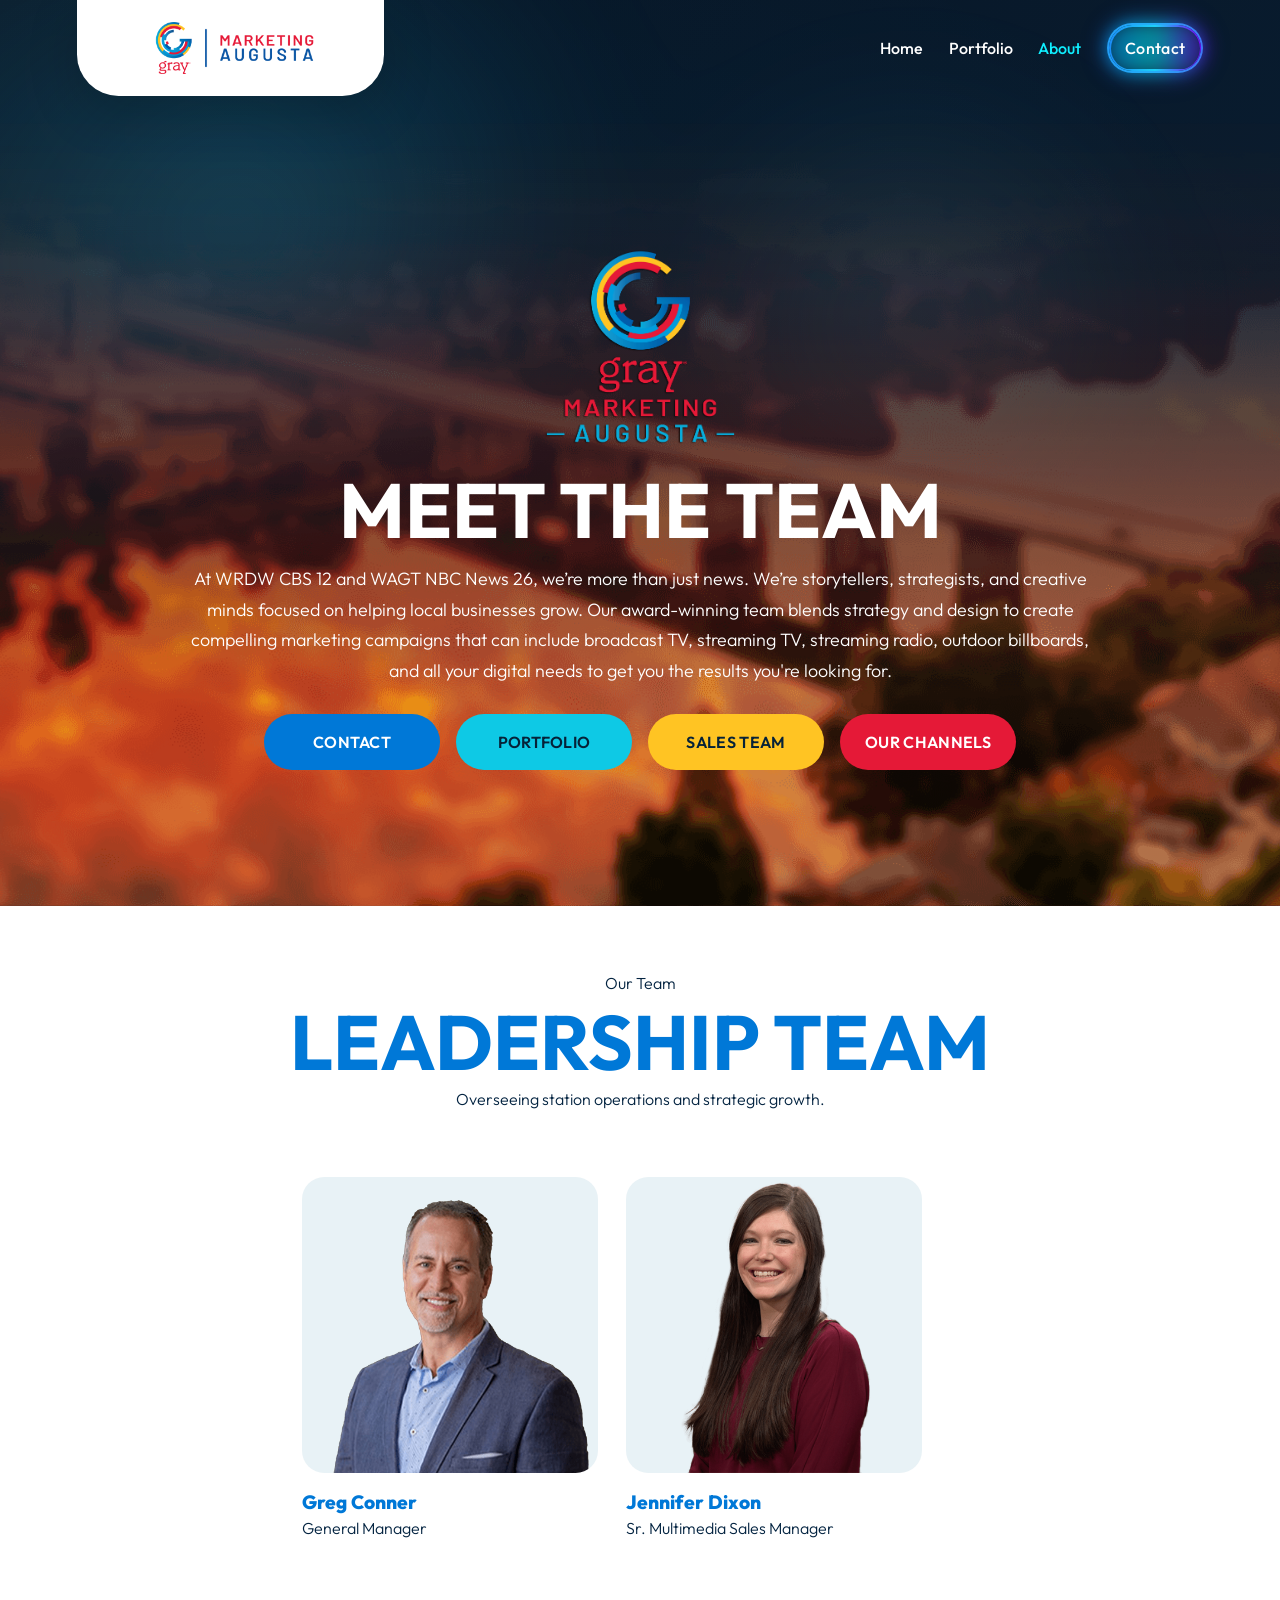
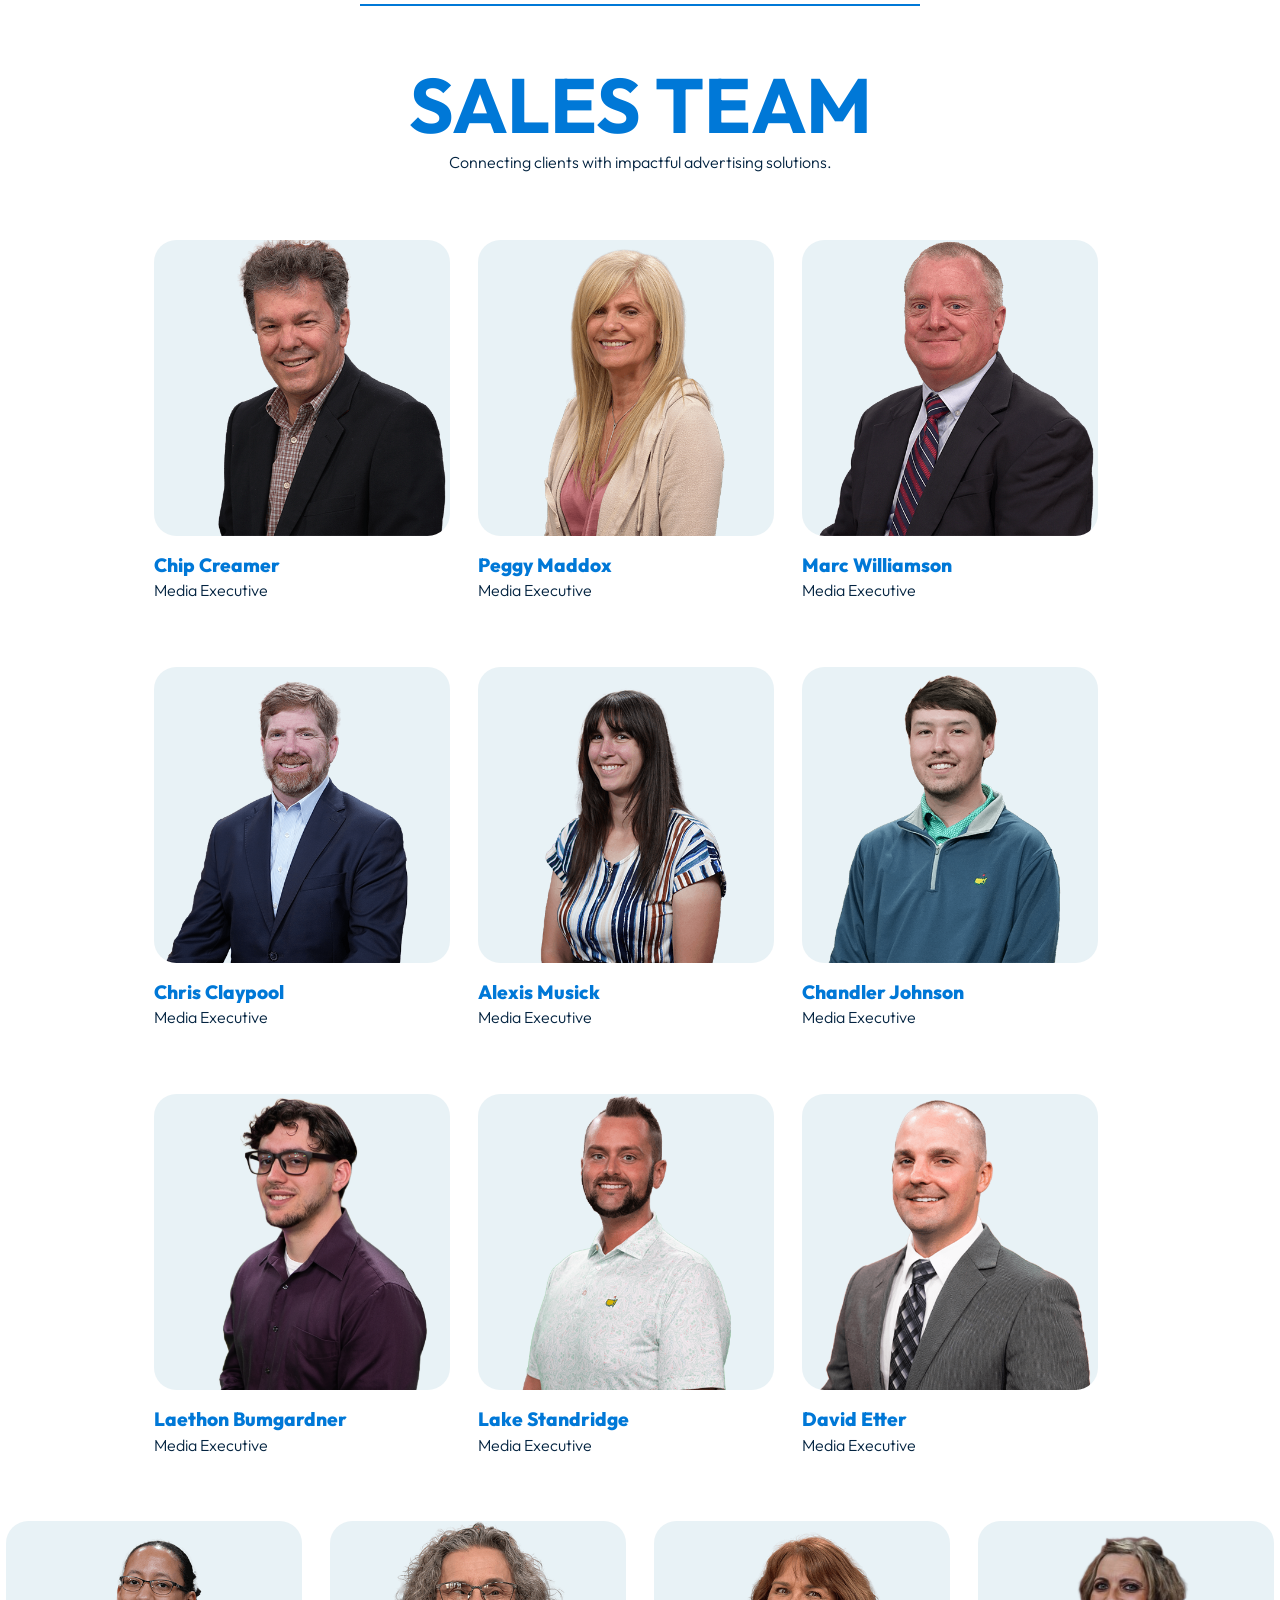
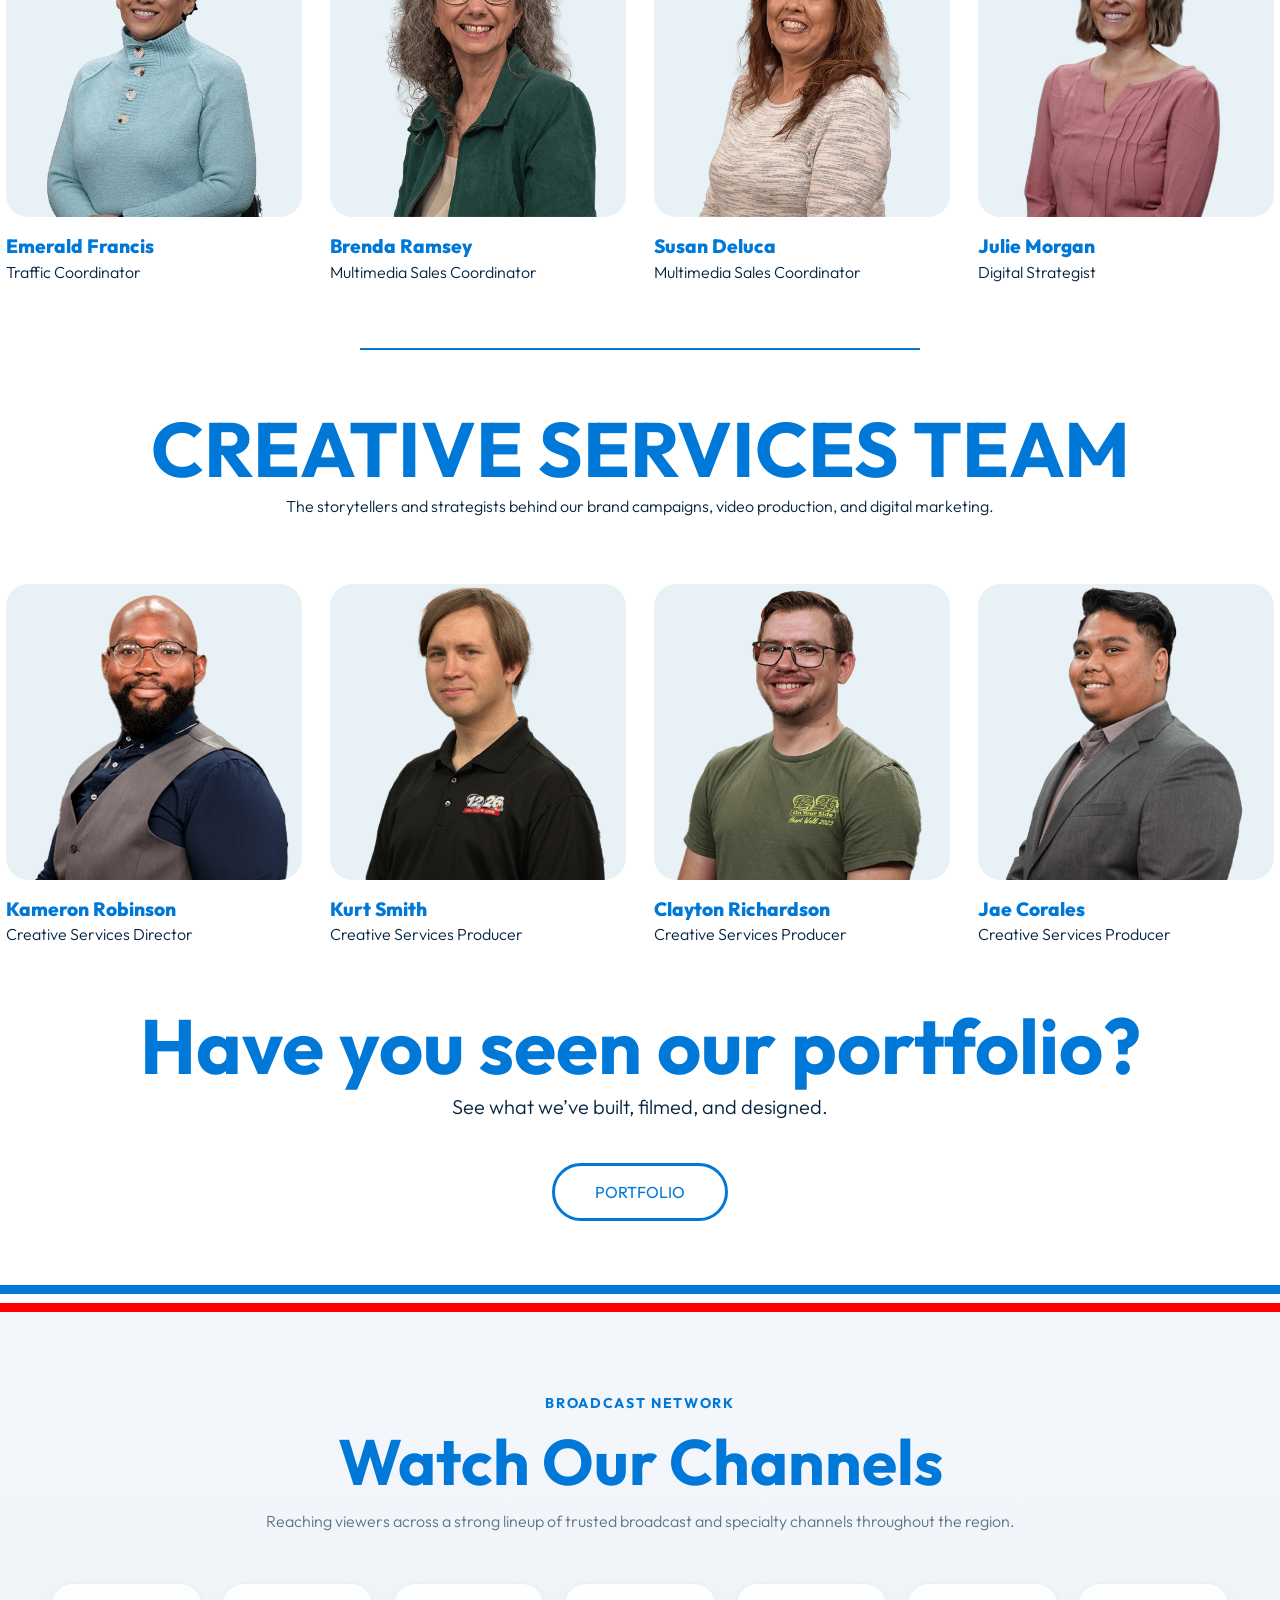
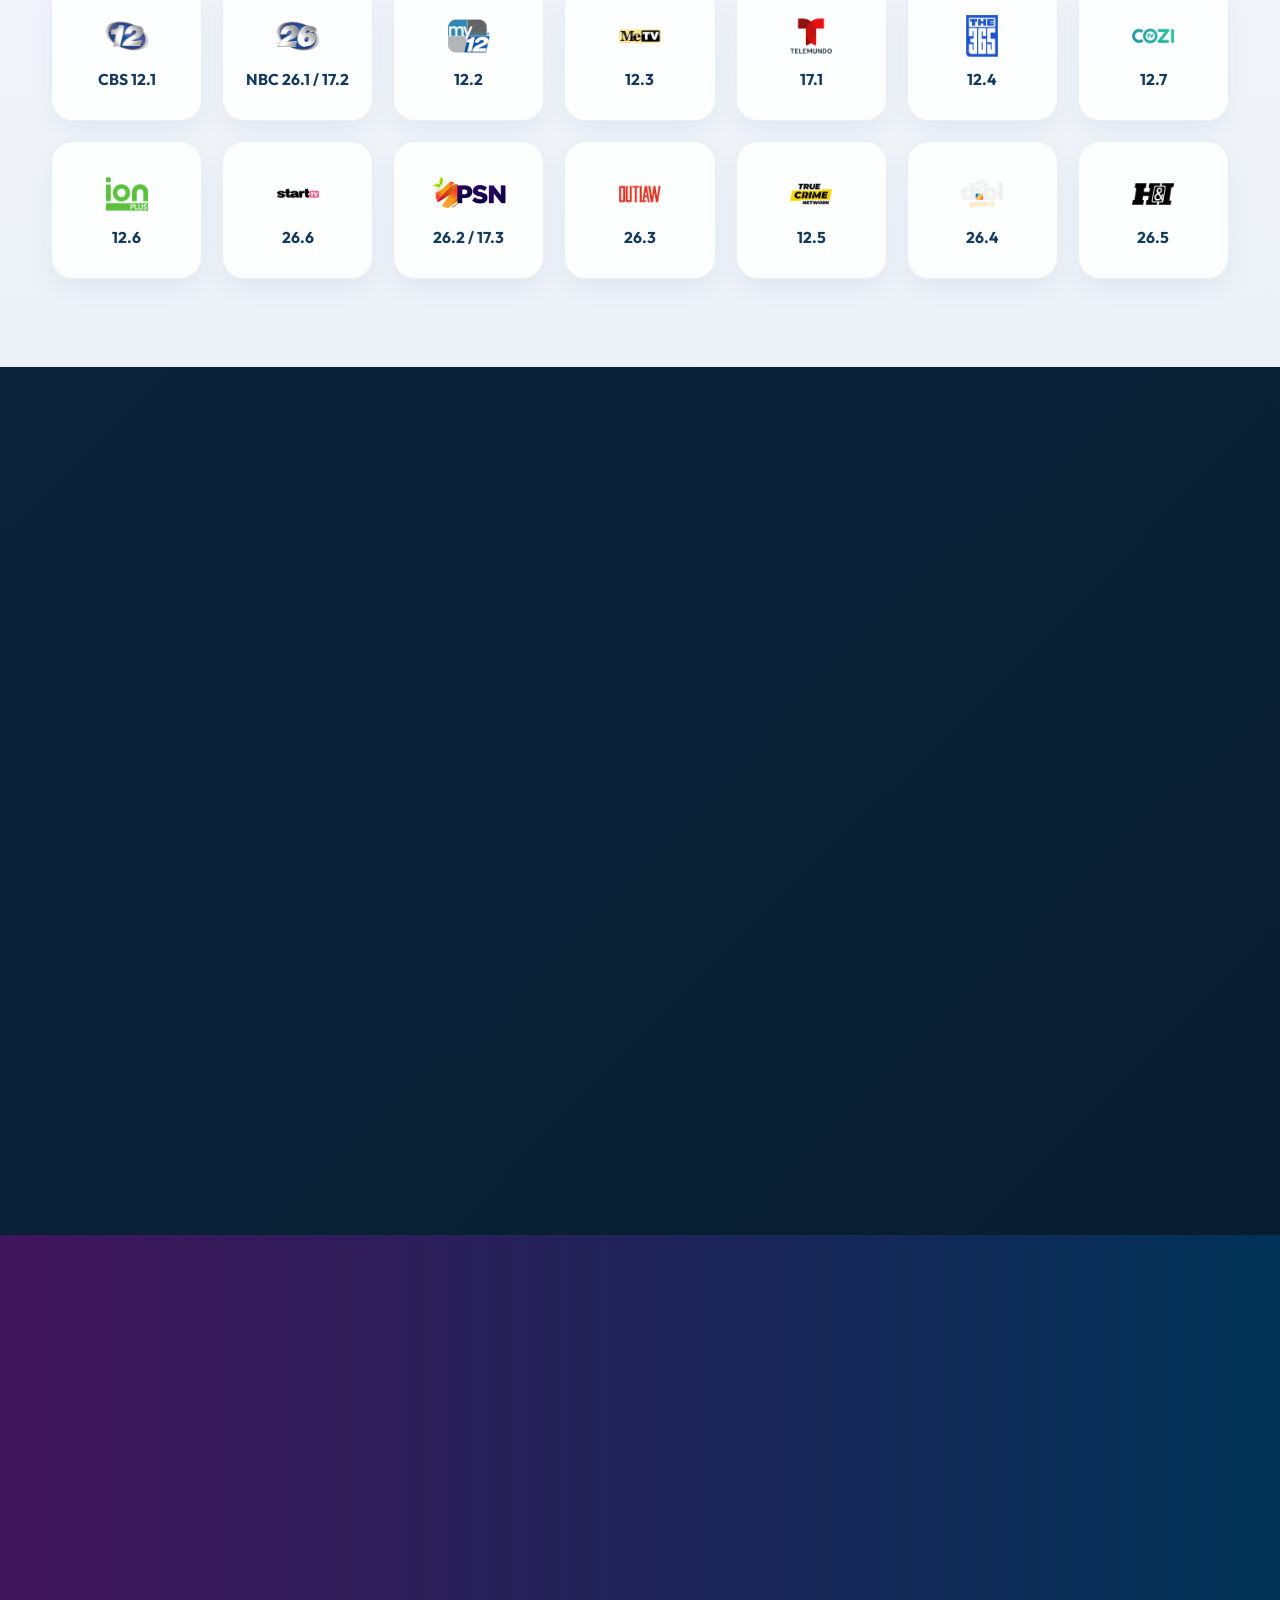
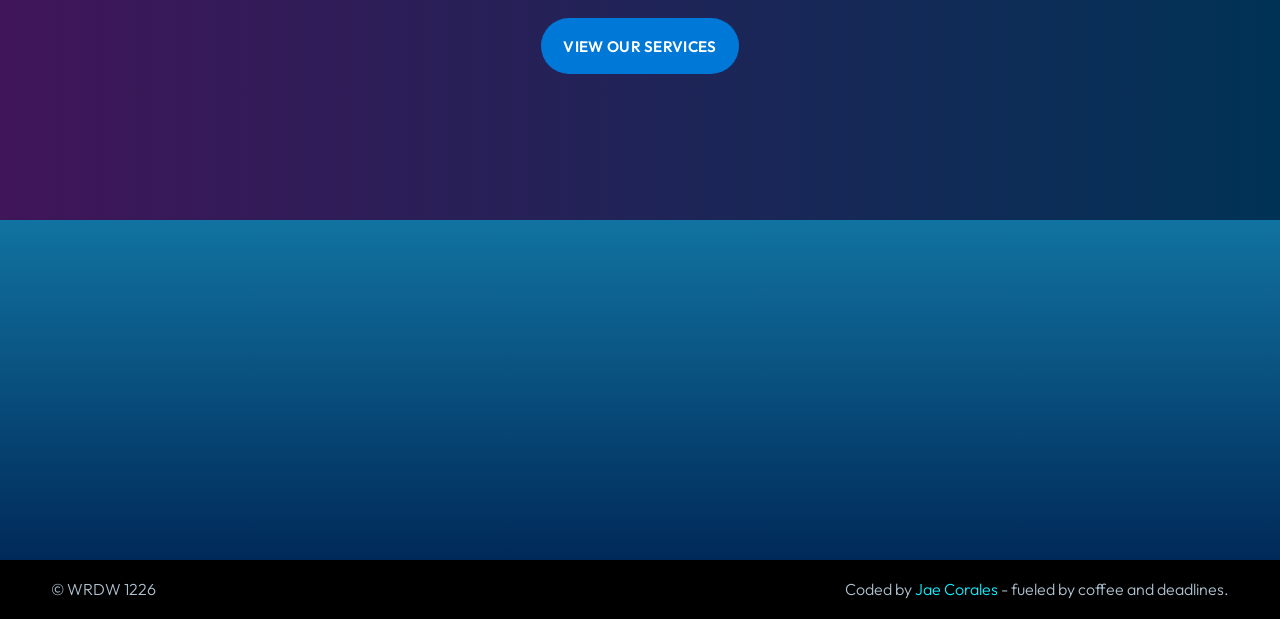
<file: about.html>
<!DOCTYPE html>
<html lang="en">
<head>
    <meta charset="UTF-8">
    <meta http-equiv="X-UA-Compatible" content="IE=edge">
    <meta name="viewport" content="width=device-width, initial-scale=1.0">
    <title>About Us | WRDW Creative Services</title>
    <link rel="stylesheet" href="style.css">

    <link rel="preconnect" href="https://fonts.googleapis.com">
    <link rel="preconnect" href="https://fonts.gstatic.com" crossorigin>
    <link href="https://fonts.googleapis.com/css2?family=Outfit:wght@100..900&display=swap" rel="stylesheet">
</head>
<body class="about-page-body">
    <div class="container">
        <header class="menu">
            <div class="logo">
                <a href="index.html">
                    <img src="assets/gray_logo.png" class="logo-img" alt="Gray Marketing Augusta logo">
                </a>
            </div>

            <button class="menu-toggle" aria-label="Open menu" aria-expanded="false" aria-controls="main-nav">
                <span></span>
                <span></span>
                <span></span>
            </button>

            <nav class="menu-items" id="main-nav">
                <a href="index.html">Home</a>
                <a href="portfolio.html">Portfolio</a>
                <a href="about.html" class="active-link">About</a>
                <a href="https://www.wrdw.com/page/advertising-opportunities/" target="_blank" class="btnFont contact glow-btn">
                    <span>Contact</span>
                </a>
            </nav>
        </header>

        <section class="aboutus-hero">
            <div class="aboutus-hero-top">
                <img src="assets/logos/gray_marketing_logo2.png" alt="Gray Marketing Augusta" class="about-hero-logo">
                <h1>MEET THE TEAM</h1>
                <p>
                    At WRDW CBS 12 and WAGT NBC News 26, we’re more than just news. We’re storytellers, strategists, and creative minds focused on helping local businesses grow. Our award-winning team blends strategy and design to create compelling marketing campaigns that can include broadcast TV, streaming TV, streaming radio, outdoor billboards, and all your digital needs to get you the results you're looking for.
                </p>

                <div class="about-button-container">
                    <a href="https://www.wrdw.com/page/advertising-opportunities/" class="button-1 btnFont btnSmaller" target="_blank"><span>CONTACT</span></a>
                    <a href="portfolio.html" class="button-1 btnFont btnSmaller about-btn-blue"><span>PORTFOLIO</span></a>
                    <a href="#sales_team" class="button-1 btnFont btnSmaller about-btn-yellow"><span>SALES TEAM</span></a>
                    <a href="#our-channels" class="button-1 btnFont btnSmaller about-btn-red"><span>OUR CHANNELS</span></a>
                </div>
            </div>
        </section>

        <section class="new-leadership-team-wrapper">
            <div class="new-leadership-team-content" id="sales_team">

                <div class="sales-team-container-title">
                    <p>Our Team</p>
                    <h1>LEADERSHIP TEAM</h1>
                    <p>Overseeing station operations and strategic growth.</p>
                </div>

                <div class="new-leadership-team-box-wrapper">
                    <div class="new-leadership-team-box">
                        <a href="employee-profile.html?id=greg-conner" class="img-wrapper">
                            <img src="assets/employee_icons/new/greg_conner2.png" alt="Greg Conner" class="img-default">
                            <img src="assets/employee_icons/new/greg_conner1.png" alt="Greg Conner" class="img-hover">
                        </a>

                        <div class="bio-text">
                            <div class="bio-text-left">
                                <p><strong>Greg Conner</strong></p>
                                <p>General Manager</p>
                            </div>
                            <a href="employee-profile.html?id=greg-conner" class="bio-arrow">
                                <img src="assets/aboutarrow.png" alt="View profile">
                            </a>
                        </div>
                    </div>

                    <div class="new-leadership-team-box">
                        <a href="employee-profile.html?id=jennifer-dixon" class="img-wrapper">
                            <img src="assets/employee_icons/new/jennifer_dixon2.png" alt="Jennifer Dixon" class="img-default">
                            <img src="assets/employee_icons/new/jennifer_dixon1.png" alt="Jennifer Dixon" class="img-hover">
                        </a>

                        <div class="bio-text">
                            <div class="bio-text-left">
                                <p><strong>Jennifer Dixon</strong></p>
                                <p>Sr. Multimedia Sales Manager</p>
                            </div>
                            <a href="employee-profile.html?id=jennifer-dixon" class="bio-arrow">
                                <img src="assets/aboutarrow.png" alt="View profile">
                            </a>
                        </div>
                    </div>
                </div>

                <hr class="about-divider">

                <div class="sales-team-container-title">
                    <h1>SALES TEAM</h1>
                    <p>Connecting clients with impactful advertising solutions.</p>
                </div>

                <div class="new-leadership-team-box-wrapper">
                    <div class="new-leadership-team-box">
                        <a href="employee-profile.html?id=chip-creamer" class="img-wrapper">
                            <img src="assets/employee_icons/new/chip_creamer2.png" alt="Chip Creamer" class="img-default">
                            <img src="assets/employee_icons/new/chip_creamer1.png" alt="Chip Creamer" class="img-hover">
                        </a>
                        <div class="bio-text">
                            <div class="bio-text-left">
                                <p><strong>Chip Creamer</strong></p>
                                <p>Media Executive</p>
                            </div>
                            <a href="employee-profile.html?id=chip-creamer" class="bio-arrow">
                                <img src="assets/aboutarrow.png" alt="View profile">
                            </a>
                        </div>
                    </div>

                    <div class="new-leadership-team-box">
                        <a href="employee-profile.html?id=peggy-maddox" class="img-wrapper">
                            <img src="assets/employee_icons/new/peggy_maddox2.png" alt="Peggy Maddox" class="img-default">
                            <img src="assets/employee_icons/new/peggy_maddox1.png" alt="Peggy Maddox" class="img-hover">
                        </a>
                        <div class="bio-text">
                            <div class="bio-text-left">
                                <p><strong>Peggy Maddox</strong></p>
                                <p>Media Executive</p>
                            </div>
                            <a href="employee-profile.html?id=peggy-maddox" class="bio-arrow">
                                <img src="assets/aboutarrow.png" alt="View profile">
                            </a>
                        </div>
                    </div>

                    <div class="new-leadership-team-box">
                        <a href="employee-profile.html?id=marc-williamson" class="img-wrapper">
                            <img src="assets/employee_icons/new/marc_williamson2.png" alt="Marc Williamson" class="img-default">
                            <img src="assets/employee_icons/new/marc_williamson1.png" alt="Marc Williamson" class="img-hover">
                        </a>
                        <div class="bio-text">
                            <div class="bio-text-left">
                                <p><strong>Marc Williamson</strong></p>
                                <p>Media Executive</p>
                            </div>
                            <a href="employee-profile.html?id=marc-williamson" class="bio-arrow">
                                <img src="assets/aboutarrow.png" alt="View profile">
                            </a>
                        </div>
                    </div>
                </div>

                <div class="new-leadership-team-box-wrapper">
                    <div class="new-leadership-team-box">
                        <a href="employee-profile.html?id=chris-claypool" class="img-wrapper">
                            <img src="assets/employee_icons/new/chris_claypool2.png" alt="Chris Claypool" class="img-default">
                            <img src="assets/employee_icons/new/chris_claypool1.png" alt="Chris Claypool" class="img-hover">
                        </a>
                        <div class="bio-text">
                            <div class="bio-text-left">
                                <p><strong>Chris Claypool</strong></p>
                                <p>Media Executive</p>
                            </div>
                            <a href="employee-profile.html?id=chris-claypool" class="bio-arrow">
                                <img src="assets/aboutarrow.png" alt="View profile">
                            </a>
                        </div>
                    </div>

                    <div class="new-leadership-team-box">
                        <a href="employee-profile.html?id=alexis-musick" class="img-wrapper">
                            <img src="assets/employee_icons/new/alexis_musick2.png" alt="Alexis Musick" class="img-default">
                            <img src="assets/employee_icons/new/alexis_musick1.png" alt="Alexis Musick" class="img-hover">
                        </a>
                        <div class="bio-text">
                            <div class="bio-text-left">
                                <p><strong>Alexis Musick</strong></p>
                                <p>Media Executive</p>
                            </div>
                            <a href="employee-profile.html?id=alexis-musick" class="bio-arrow">
                                <img src="assets/aboutarrow.png" alt="View profile">
                            </a>
                        </div>
                    </div>

                    <div class="new-leadership-team-box">
                        <a href="employee-profile.html?id=chandler-johnson" class="img-wrapper">
                            <img src="assets/employee_icons/new/chandler_johnson2.png" alt="Chandler Johnson" class="img-default">
                            <img src="assets/employee_icons/new/chandler_johnson1.png" alt="Chandler Johnson" class="img-hover">
                        </a>
                        <div class="bio-text">
                            <div class="bio-text-left">
                                <p><strong>Chandler Johnson</strong></p>
                                <p>Media Executive</p>
                            </div>
                            <a href="employee-profile.html?id=chandler-johnson" class="bio-arrow">
                                <img src="assets/aboutarrow.png" alt="View profile">
                            </a>
                        </div>
                    </div>
                </div>

                <div class="new-leadership-team-box-wrapper">
                    <div class="new-leadership-team-box">
                        <a href="employee-profile.html?id=laethon-bumgardner" class="img-wrapper">
                            <img src="assets/employee_icons/new/laethon_bumgardner2.png" alt="Laethon Bumgardner" class="img-default">
                            <img src="assets/employee_icons/new/laethon_bumgardner1.png" alt="Laethon Bumgardner" class="img-hover">
                        </a>
                        <div class="bio-text">
                            <div class="bio-text-left">
                                <p><strong>Laethon Bumgardner</strong></p>
                                <p>Media Executive</p>
                            </div>
                            <a href="employee-profile.html?id=laethon-bumgardner" class="bio-arrow">
                                <img src="assets/aboutarrow.png" alt="View profile">
                            </a>
                        </div>
                    </div>

                    <div class="new-leadership-team-box">
                        <a href="employee-profile.html?id=lake-standridge" class="img-wrapper">
                            <img src="assets/employee_icons/new/lake_standridge2.png" alt="Lake Standridge" class="img-default">
                            <img src="assets/employee_icons/new/lake_standridge1.png" alt="Lake Standridge" class="img-hover">
                        </a>
                        <div class="bio-text">
                            <div class="bio-text-left">
                                <p><strong>Lake Standridge</strong></p>
                                <p>Media Executive</p>
                            </div>
                            <a href="employee-profile.html?id=lake-standridge" class="bio-arrow">
                                <img src="assets/aboutarrow.png" alt="View profile">
                            </a>
                        </div>
                    </div>

                    <div class="new-leadership-team-box">
                        <a href="employee-profile.html?id=david-etter" class="img-wrapper">
                            <img src="assets/employee_icons/new/david_etter2.png" alt="David Etter" class="img-default">
                            <img src="assets/employee_icons/new/david_etter1.png" alt="David Etter" class="img-hover">
                        </a>
                        <div class="bio-text">
                            <div class="bio-text-left">
                                <p><strong>David Etter</strong></p>
                                <p>Media Executive</p>
                            </div>
                            <a href="employee-profile.html?id=david-etter" class="bio-arrow">
                                <img src="assets/aboutarrow.png" alt="View profile">
                            </a>
                        </div>
                    </div>
                </div>

                <div class="new-leadership-team-box-wrapper">
                    <div class="new-leadership-team-box">
                        <a href="employee-profile.html?id=emerald-greene" class="img-wrapper">
                            <img src="assets/employee_icons/new/emerald-greene1.png" alt="Emerald Francis" class="img-default">
                            <img src="assets/employee_icons/new/emerald-greene2.png" alt="Emerald Francis" class="img-hover">
                        </a>
                        <div class="bio-text">
                            <div class="bio-text-left">
                                <p><strong>Emerald Francis</strong></p>
                                <p>Traffic Coordinator</p>
                            </div>
                            <a href="employee-profile.html?id=emerald-greene" class="bio-arrow">
                                <img src="assets/aboutarrow.png" alt="View profile">
                            </a>
                        </div>
                    </div>

                    <div class="new-leadership-team-box">
                        <a href="employee-profile.html?id=brenda-ramsey" class="img-wrapper">
                            <img src="assets/employee_icons/new/brenda_ramsey2.png" alt="Brenda Ramsey" class="img-default">
                            <img src="assets/employee_icons/new/brenda_ramsey1.png" alt="Brenda Ramsey" class="img-hover">
                        </a>
                        <div class="bio-text">
                            <div class="bio-text-left">
                                <p><strong>Brenda Ramsey</strong></p>
                                <p>Multimedia Sales Coordinator</p>
                            </div>
                            <a href="employee-profile.html?id=brenda-ramsey" class="bio-arrow">
                                <img src="assets/aboutarrow.png" alt="View profile">
                            </a>
                        </div>
                    </div>

                    <div class="new-leadership-team-box">
                        <a href="employee-profile.html?id=susan-deluca" class="img-wrapper">
                            <img src="assets/employee_icons/new/susan_deluca2.png" alt="Susan Deluca" class="img-default">
                            <img src="assets/employee_icons/new/susan_deluca1.png" alt="Susan Deluca" class="img-hover">
                        </a>
                        <div class="bio-text">
                            <div class="bio-text-left">
                                <p><strong>Susan Deluca</strong></p>
                                <p>Multimedia Sales Coordinator</p>
                            </div>
                            <a href="employee-profile.html?id=susan-deluca" class="bio-arrow">
                                <img src="assets/aboutarrow.png" alt="View profile">
                            </a>
                        </div>
                    </div>

                    <div class="new-leadership-team-box">
                        <a href="employee-profile.html?id=julie-morgan" class="img-wrapper">
                            <img src="assets/employee_icons/new/julie_morgan2.png" alt="Julie Morgan" class="img-default">
                            <img src="assets/employee_icons/new/julie_morgan1.png" alt="Julie Morgan" class="img-hover">
                        </a>
                        <div class="bio-text">
                            <div class="bio-text-left">
                                <p><strong>Julie Morgan</strong></p>
                                <p>Digital Strategist</p>
                            </div>
                            <a href="employee-profile.html?id=julie-morgan" class="bio-arrow">
                                <img src="assets/aboutarrow.png" alt="View profile">
                            </a>
                        </div>
                    </div>
                </div>

                <hr class="about-divider">

                <div class="sales-team-container-title">
                    <h1>CREATIVE SERVICES TEAM</h1>
                    <p>The storytellers and strategists behind our brand campaigns, video production, and digital marketing.</p>
                </div>

                <div class="new-leadership-team-box-wrapper">
                    <div class="new-leadership-team-box">
                        <a href="employee-profile.html?id=kameron-robinson" class="img-wrapper">
                            <img src="assets/employee_icons/new/kameron_robinson2.png" alt="Kameron Robinson" class="img-default">
                            <img src="assets/employee_icons/new/kameron_robinson1.png" alt="Kameron Robinson" class="img-hover">
                        </a>
                        <div class="bio-text">
                            <div class="bio-text-left">
                                <p><strong>Kameron Robinson</strong></p>
                                <p>Creative Services Director</p>
                            </div>
                            <a href="employee-profile.html?id=kameron-robinson" class="bio-arrow">
                                <img src="assets/aboutarrow.png" alt="View profile">
                            </a>
                        </div>
                    </div>

                    <div class="new-leadership-team-box">
                        <a href="employee-profile.html?id=kurt-smith" class="img-wrapper">
                            <img src="assets/employee_icons/new/kurt_smith2.png" alt="Kurt Smith" class="img-default">
                            <img src="assets/employee_icons/new/kurt_smith1.png" alt="Kurt Smith" class="img-hover">
                        </a>
                        <div class="bio-text">
                            <div class="bio-text-left">
                                <p><strong>Kurt Smith</strong></p>
                                <p>Creative Services Producer</p>
                            </div>
                            <a href="employee-profile.html?id=kurt-smith" class="bio-arrow">
                                <img src="assets/aboutarrow.png" alt="View profile">
                            </a>
                        </div>
                    </div>

                    <div class="new-leadership-team-box">
                        <a href="employee-profile.html?id=clayton-richardson" class="img-wrapper">
                            <img src="assets/employee_icons/new/clayton_richardson2.png" alt="Clayton Richardson" class="img-default">
                            <img src="assets/employee_icons/new/clayton_richardson1.png" alt="Clayton Richardson" class="img-hover">
                        </a>
                        <div class="bio-text">
                            <div class="bio-text-left">
                                <p><strong>Clayton Richardson</strong></p>
                                <p>Creative Services Producer</p>
                            </div>
                            <a href="employee-profile.html?id=clayton-richardson" class="bio-arrow">
                                <img src="assets/aboutarrow.png" alt="View profile">
                            </a>
                        </div>
                    </div>

                    <div class="new-leadership-team-box">
                        <a href="employee-profile.html?id=jae-corales" class="img-wrapper">
                            <img src="assets/employee_icons/new/jae_corales2.png" alt="Jae Florence Corales" class="img-default">
                            <img src="assets/employee_icons/new/jae_corales1.png" alt="Jae Florence Corales" class="img-hover">
                        </a>
                        <div class="bio-text">
                            <div class="bio-text-left">
                                <p><strong>Jae Corales</strong></p>
                                <p>Creative Services Producer</p>
                            </div>
                            <a href="employee-profile.html?id=jae-corales" class="bio-arrow">
                                <img src="assets/aboutarrow.png" alt="View profile">
                            </a>
                        </div>
                    </div>
                </div>

                <div class="sales-team-container-title about-portfolio-prompt">
                    <h1>Have you seen our portfolio?</h1>
                    <p>See what we’ve built, filmed, and designed.</p>
                </div>

                <a href="portfolio.html" class="button-2 about-portfolio-btn"><span>PORTFOLIO</span></a>
            </div>
        </section>

        <div class="line divider-1"></div>
        <div class="line divider-2"></div>
        <div class="line divider-3"></div>

        <section class="our-channels-container corporate-channels" id="our-channels">
            <div class="our-channels-inner">
                <div class="our-channels-top">
                    <p class="channels-eyebrow">Broadcast Network</p>
                    <h1>Watch Our Channels</h1>
                    <p class="channels-intro">
                        Reaching viewers across a strong lineup of trusted broadcast and specialty channels throughout the region.
                    </p>
                </div>

                <div class="our-channels-grid">
                    <div class="channel-card">
                        <img src="assets/logos/12.png" alt="CBS 12.1">
                        <h3>CBS 12.1</h3>
                    </div>

                    <div class="channel-card">
                        <img src="assets/logos/26.png" alt="NBC 26.1 / 17.2">
                        <h3>NBC 26.1 / 17.2</h3>
                    </div>

                    <div class="channel-card">
                        <img src="assets/logos/my12.png" alt="My12 12.2">
                        <h3>12.2</h3>
                    </div>

                    <div class="channel-card">
                        <img src="assets/logos/metv.png" alt="MeTV 12.3">
                        <h3>12.3</h3>
                    </div>

                    <div class="channel-card">
                        <img src="assets/logos/telemundo.png" alt="Telemundo 17.1">
                        <h3>17.1</h3>
                    </div>

                    <div class="channel-card">
                        <img src="assets/logos/the365.png" alt="The 365 12.4">
                        <h3>12.4</h3>
                    </div>

                    <div class="channel-card">
                        <img src="assets/logos/cozi.png" alt="Cozi 12.7">
                        <h3>12.7</h3>
                    </div>

                    <div class="channel-card">
                        <img src="assets/logos/ion.png" alt="Ion 12.6">
                        <h3>12.6</h3>
                    </div>

                    <div class="channel-card">
                        <img src="assets/logos/start.png" alt="Start TV 26.6">
                        <h3>26.6</h3>
                    </div>

                    <div class="channel-card">
                        <img src="assets/logos/peachtree3.png" alt="Peachtree Sports Network 26.2 / 17.3">
                        <h3>26.2 / 17.3</h3>
                    </div>

                    <div class="channel-card">
                        <img src="assets/logos/outlaw.png" alt="Outlaw 26.3">
                        <h3>26.3</h3>
                    </div>

                    <div class="channel-card">
                        <img src="assets/logos/tcn.png" alt="True Crime Network 12.5">
                        <h3>12.5</h3>
                    </div>

                    <div class="channel-card">
                        <img src="assets/logos/dabi.png" alt="Dabl 26.4">
                        <h3>26.4</h3>
                    </div>

                    <div class="channel-card">
                        <img src="assets/logos/hnh.png" alt="H&amp;I 26.5">
                        <h3>26.5</h3>
                    </div>
                </div>
            </div>
        </section>

        <section class="more-ways-container more-ways-portfolio-style">
            <div class="more-ways-inner">
                <div class="more-ways-header reveal">
                    <p class="portfolio-kicker">More Ways to Watch</p>
                    <h2>Watch Live or Stream Anywhere</h2>
                    <p class="more-ways-intro">
                        Access our live content online or watch through your favorite streaming platforms and connected TV devices.
                    </p>
                </div>

                <div class="more-ways-grid">

                    <div class="watch-card reveal">
                        <div class="watch-card-top">
                            <h3>Watch <span class="watch-red">Live Online</span></h3>
                            <p>
                                Stream our programming through trusted live TV and digital partners.
                            </p>
                        </div>

                        <div class="watch-logos watch-logos-6">
                            <div class="watch-logo-box"><img src="assets/logos/youtubetv.png" alt="YouTube TV"></div>
                            <div class="watch-logo-box"><img src="assets/logos/paramount.png" alt="Paramount Plus"></div>
                            <div class="watch-logo-box"><img src="assets/logos/zeam.png" alt="Zeam"></div>
                            <div class="watch-logo-box"><img src="assets/logos/hulu.png" alt="Hulu"></div>
                            <div class="watch-logo-box"><img src="assets/logos/augusta-weather.png" alt="Augusta Weather"></div>
                            <div class="watch-logo-box"><img src="assets/logos/fubo.png" alt="Fubo"></div>
                        </div>
                    </div>

                    <div class="watch-card reveal">
                        <div class="watch-card-top">
                            <h3 class="download-headline">
                                Download <img src="assets/WRDW+ Logo.png" alt="WRDW+" class="inline-wrdw-logo">on Your Favorite Streaming Platform</h3>
                            <p>
                                Watch WRDW+ on Roku, Apple TV, Fire TV, and Android TV. Need help getting started?
                                Use the guide below for step-by-step install instructions for your TV.
                            </p>
                        </div>


                        <div class="watch-logos watch-logos-4">
                            
                            
                            <a href="https://channelstore.roku.com/details/efa224ec93c4f431445c176462052a7f:6d809f5ff3d060c5cb4a517232f8e0d5/wrdw-news-12-wagt-news-26" target="_blank"><div class="watch-logo-box"><img src="assets/STREAMING_APPS/Roku.png" alt="Roku"></div></a>

                            <a href="https://www.amazon.com/Gray-Television-Group-Inc-WRDW/dp/B00V3UTYCG/ref=sr_1_1?dib=eyJ2IjoiMSJ9.[base64].I5Zaxv7-gFUpqT1UcoP9mRevs05j0FicvTl4Kb1tfDs&dib_tag=se&keywords=wrdw%2B&qid=1773689378&s=mobile-apps&sr=1-1" target="_blank"><div class="watch-logo-box"><img src="assets/STREAMING_APPS/FireTV.png" alt="FireTV"></div></a>

                            <a href="https://wrdwwagt-dev.github.io/streaming-platforms-qr/howto.html" target="_blank"><div class="watch-logo-box"><img src="assets/STREAMING_APPS/AppleTV.png" alt="Apple TV"></div></a>

                            <a href="https://wrdwwagt-dev.github.io/streaming-platforms-qr/howto.html" target="_blank"><div class="watch-logo-box"><img src="assets/STREAMING_APPS/Android TV.png" alt="Android TV"></div></a>
                        </div>

                        <a href="https://wrdwwagt-dev.github.io/streaming-platforms-qr/" target="_blank">
                            <span style="color: #00f7ff;">Learn how to install</span>
                        </a>
                    </div>

                </div>
            </div>
        </section>

        <section class="services">
            <div class="services-wrapper">
                <div class="services-1 reveal">
                    <div class="services-box"><img src="assets/broadcast.png" alt=""></div>
                    <p>Broadcast</p>
                </div>
                <div class="services-1 reveal">
                    <div class="services-box"><img src="assets/tv.png" alt=""></div>
                    <p>Streaming TV</p>
                </div>
                <div class="services-1 reveal">
                    <div class="services-box"><img src="assets/radio.png" alt=""></div>
                    <p>Streaming Radio</p>
                </div>
                <div class="services-1 reveal">
                    <div class="services-box"><img src="assets/digital.png" alt=""></div>
                    <p>Digital</p>
                </div>
                <div class="services-1 reveal">
                    <div class="services-box"><img src="assets/billboards.png" alt=""></div>
                    <p>Outdoor</p>
                </div>
            </div>

            <div class="btn-services">
                <a href="services.html" class="button-1 btnFont btn-auto">
                    <span>VIEW OUR SERVICES</span>
                </a>
            </div>
        </section>

        <div class="collaborate-bg">
            <div class="collaborate reveal">
                <h3 class="reveal-right">Collaborate With Us!</h3>
                <h1 class="reveal-left">Fuel Your Next Vision</h1>
                <a href="https://www.wrdw.com/page/advertising-opportunities/" class="button-1 btnFont btn-auto" target="_blank">
                    <span>ADVERTISE WITH US</span>
                </a>
            </div>
        </div>
    </div>

    <div class="footer">
        <p class="footer-left">&copy; WRDW 1226</p>
        <p class="footer-right">
            Coded by <a href="https://www.jcorales.art" target="_blank">Jae Corales</a> - fueled by coffee and deadlines.
        </p>
    </div>

    <script>
        const menuToggle = document.querySelector('.menu-toggle');
        const menuItems = document.querySelector('.menu-items');

        if (menuToggle && menuItems) {
            menuToggle.addEventListener('click', () => {
                const isOpen = menuItems.classList.toggle('open');
                menuToggle.classList.toggle('active');
                menuToggle.setAttribute('aria-expanded', isOpen ? 'true' : 'false');
            });

            menuItems.querySelectorAll('a').forEach(link => {
                link.addEventListener('click', () => {
                    menuItems.classList.remove('open');
                    menuToggle.classList.remove('active');
                    menuToggle.setAttribute('aria-expanded', 'false');
                });
            });
        }
    </script>

    <script src="main.js"></script>
</body>
</html>
</file>
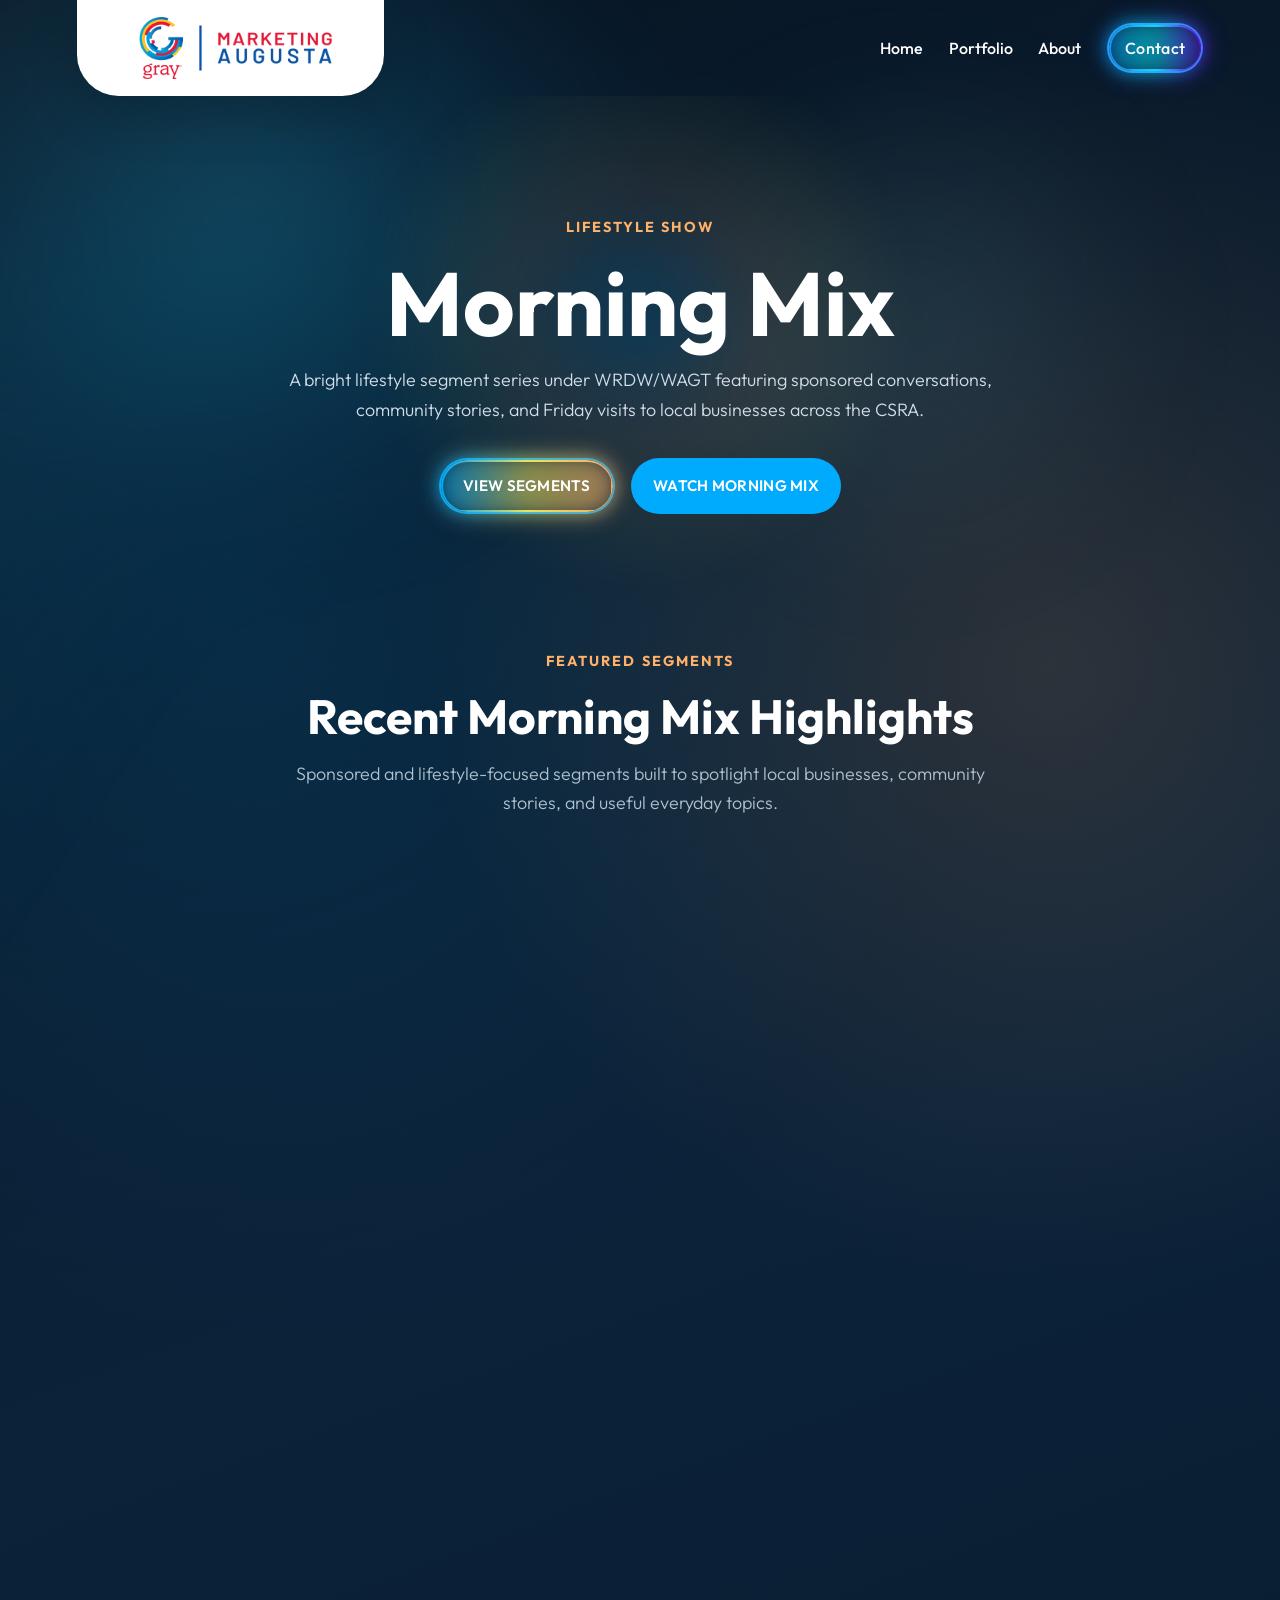
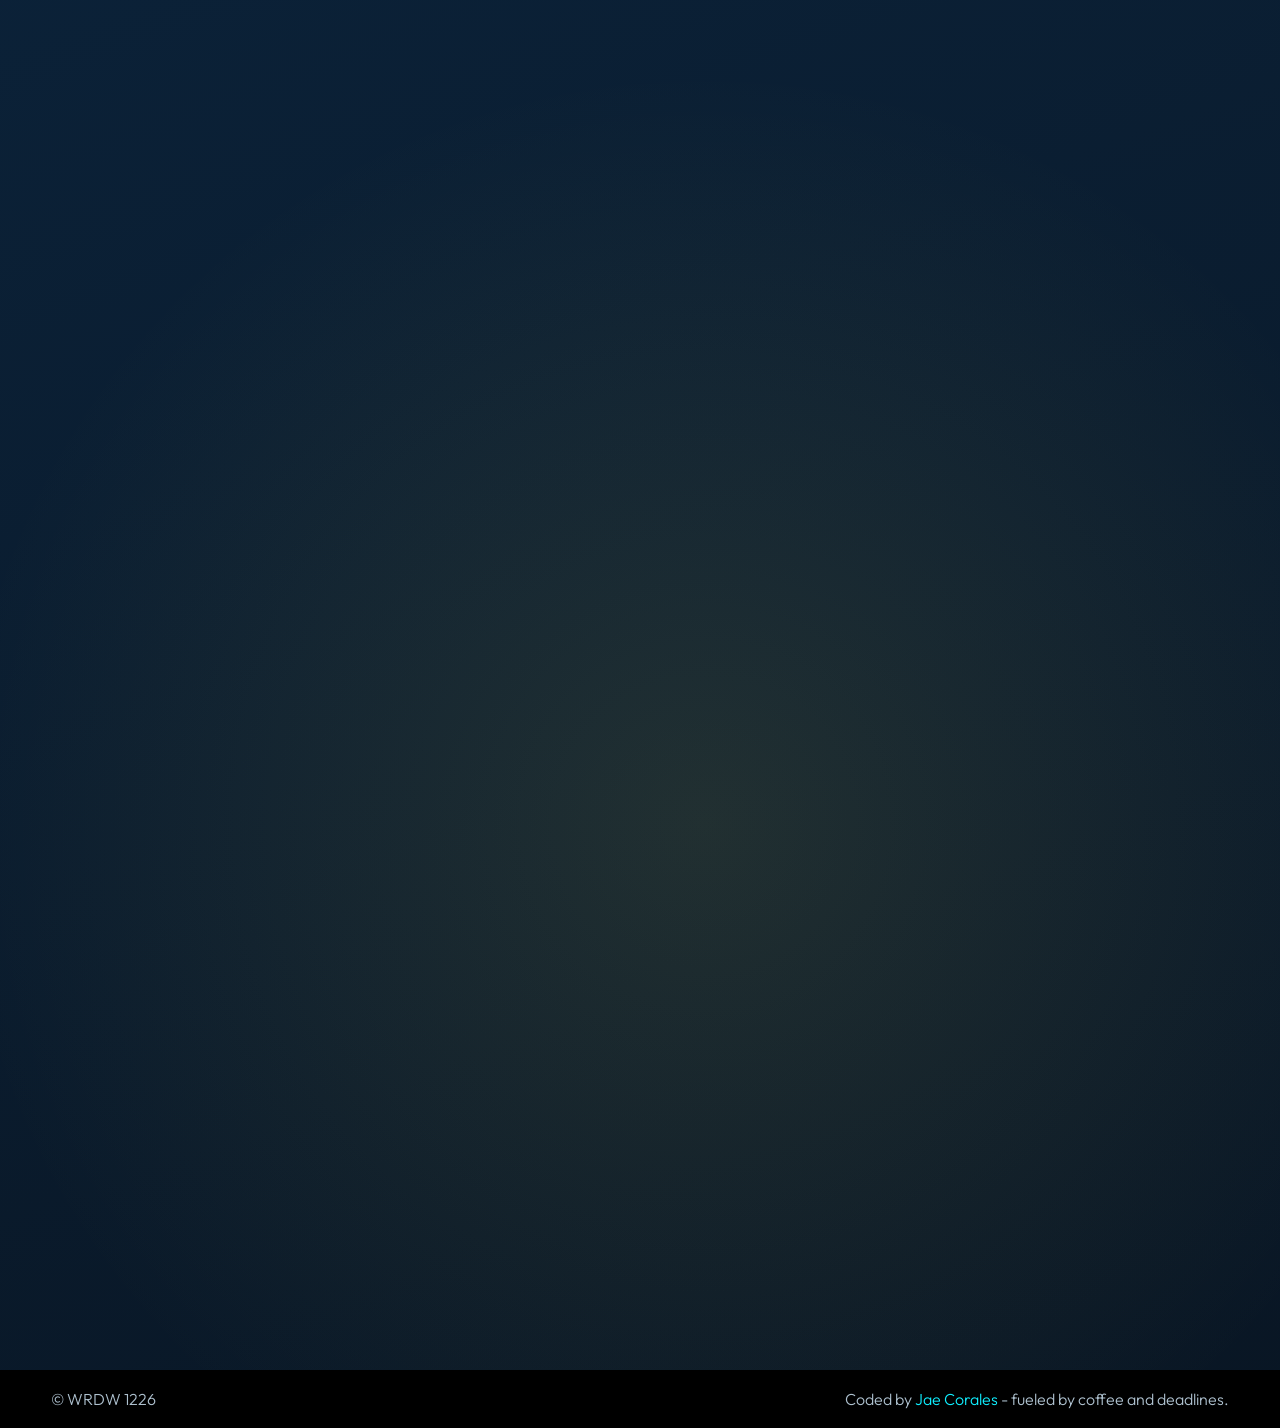
<file: morning-mix.html>
<!DOCTYPE html>
<html lang="en">
<head>
    <meta charset="UTF-8">
    <meta http-equiv="X-UA-Compatible" content="IE=edge">
    <meta name="viewport" content="width=device-width, initial-scale=1.0">
    <title>Morning Mix | WRDW Creative Services</title>
    <link rel="stylesheet" href="style.css">

    <link rel="preconnect" href="https://fonts.googleapis.com">
    <link rel="preconnect" href="https://fonts.gstatic.com" crossorigin>
    <link href="https://fonts.googleapis.com/css2?family=Outfit:wght@100..900&display=swap" rel="stylesheet">
</head>
<body class="morning-mix-page">

    <div class="container">
        <header class="menu">
            <div class="logo">
                <a href="index.html">
                    <img src="assets/gray_logo.png" class="logo-img" alt="Gray Logo">
                </a>
            </div>

            <button class="menu-toggle" aria-label="Open menu" aria-expanded="false" aria-controls="main-nav">
                <span></span>
                <span></span>
                <span></span>
            </button>

            <nav class="menu-items" id="main-nav">
                <a href="index.html">Home</a>
                <a href="portfolio.html">Portfolio</a>
                <a href="about.html">About</a>
                <a href="https://www.wrdw.com/page/advertising-opportunities/" target="_blank" class="btnFont contact glow-btn">
                    <span>Contact</span>
                </a>
            </nav>
        </header>

        <section class="mix-landing">
            <div class="mix-landing-inner reveal">
                <p class="mix-kicker">Lifestyle Show</p>
                <h1>Morning Mix</h1>
                <p class="mix-intro">
                    A bright lifestyle segment series under WRDW/WAGT featuring sponsored conversations, community stories, and Friday visits to local businesses across the CSRA.
                </p>

                <div class="mix-hero-buttons">
                    <a href="#mix-grid" class="button-2 btnFont glow-btn mix-glow-btn">
                        <span>VIEW SEGMENTS</span>
                    </a>

                    <a href="https://www.wrdw.com/news/morning-mix/" target="_blank" class="button-1 btnFont btn-auto mix-solid-btn">
                        <span>WATCH MORNING MIX</span>
                    </a>
                </div>
            </div>
        </section>

        <section class="mix-grid-section" id="mix-grid">
            <div class="mix-grid-header reveal">
                <p class="mix-kicker">Featured Segments</p>
                <h2>Recent Morning Mix Highlights</h2>
                <p>
                    Sponsored and lifestyle-focused segments built to spotlight local businesses, community stories, and useful everyday topics.
                </p>
            </div>

            <div class="mix-grid">

                <a href="#" class="mix-card reveal">
                    <div class="mix-thumb mix-thumb-1"></div>
                    <div class="mix-info">
                        <p class="mix-tag">Local Business</p>
                        <h3>Friday Feature at a Local Favorite</h3>
                        <p>A community-focused segment built around a local business visit, brand personality, and on-location storytelling.</p>
                    </div>
                </a>

                <a href="#" class="mix-card reveal">
                    <div class="mix-thumb mix-thumb-2"></div>
                    <div class="mix-info">
                        <p class="mix-tag">Sponsored</p>
                        <h3>Wellness and Everyday Living</h3>
                        <p>A sponsored lifestyle segment designed to connect practical advice with a polished on-air presentation.</p>
                    </div>
                </a>

                <a href="#" class="mix-card reveal">
                    <div class="mix-thumb mix-thumb-3"></div>
                    <div class="mix-info">
                        <p class="mix-tag">Community</p>
                        <h3>Spotlight on Augusta Good News</h3>
                        <p>A positive local feature focused on uplifting community stories and everyday wins around Augusta.</p>
                    </div>
                </a>

                <a href="#" class="mix-card reveal">
                    <div class="mix-thumb mix-thumb-4"></div>
                    <div class="mix-info">
                        <p class="mix-tag">Home</p>
                        <h3>Seasonal Home Refresh</h3>
                        <p>A helpful home and lifestyle segment with a bright visual tone, practical takeaways, and sponsor visibility.</p>
                    </div>
                </a>

                <a href="#" class="mix-card reveal">
                    <div class="mix-thumb mix-thumb-5"></div>
                    <div class="mix-info">
                        <p class="mix-tag">Health</p>
                        <h3>Health and Comfort Conversations</h3>
                        <p>A clean studio-driven sponsored segment built around awareness, comfort, and service-based messaging.</p>
                    </div>
                </a>

                <a href="#" class="mix-card reveal">
                    <div class="mix-thumb mix-thumb-6"></div>
                    <div class="mix-info">
                        <p class="mix-tag">Lifestyle</p>
                        <h3>Simple Tips for Better Mornings</h3>
                        <p>A lifestyle segment format that blends approachable conversation, useful takeaways, and local relevance.</p>
                    </div>
                </a>

            </div>
        </section>

        <section class="mix-cta-section">
            <div class="mix-cta-card reveal">
                <p class="mix-kicker">Partner With Morning Mix</p>
                <h2>Want your business featured on-air?</h2>
                <p>
                    From sponsored conversations to Friday business spotlights, Morning Mix gives local brands a polished way to connect with viewers.
                </p>
                <a href="https://www.wrdw.com/page/advertising-opportunities/" class="button-1 btnFont btn-auto mix-solid-btn" target="_blank">
                    <span>ADVERTISE WITH US</span>
                </a>
            </div>
        </section>
    </div>

    <div class="footer">
        <p class="footer-left">
            &copy; WRDW 1226
        </p>

        <p class="footer-right">
            Coded by <a href="https://www.jcorales.art" target="_blank">Jae Corales</a> - fueled by coffee and deadlines.
        </p>
    </div>

    <script>
        const menuToggle = document.querySelector('.menu-toggle');
        const menuItems = document.querySelector('.menu-items');

        if (menuToggle && menuItems) {
            menuToggle.addEventListener('click', () => {
                const isOpen = menuItems.classList.toggle('open');
                menuToggle.classList.toggle('active');
                menuToggle.setAttribute('aria-expanded', isOpen ? 'true' : 'false');
            });

            menuItems.querySelectorAll('a').forEach(link => {
                link.addEventListener('click', () => {
                    menuItems.classList.remove('open');
                    menuToggle.classList.remove('active');
                    menuToggle.setAttribute('aria-expanded', 'false');
                });
            });
        }
    </script>

    <script src="main.js"></script>
</body>
</html>
</file>
<file: style.css>
*,
*::before,
*::after {
    box-sizing: border-box;
    margin: 0;
    padding: 0;
}

:root {
    --primary-bg: #0D3D60;
    --btnColors: #0078d7;
    --secondary-bg: #194F76;
    --font-colors: #aec1cf;
    --dark-button: #032340;
    --white: #ffffff;
    --bright: #0fefff;
    --bg-dark: #081829;
    --card-dark: #101f38;
    --section-width: min(1200px, 88%);
    --radius-lg: 2rem;
    --radius-md: 1.25rem;
    --shadow-soft: 0 18px 50px rgba(0, 0, 0, 0.18);
    --transition: 0.3s ease;
}

html {
    scroll-behavior: smooth;
    overflow-x: hidden;
}

body {
    font-family: Outfit, sans-serif;
    background: linear-gradient(180deg, #0d3d60 0%, #103e61 45%, #0b3553 100%);
    color: var(--white);
    min-height: 100vh;
    overflow-x: hidden;
}

img,
video {
    display: block;
    max-width: 100%;
}

a {
    text-decoration: none;
    color: inherit;
}

ul {
    list-style: none;
    padding-left: 0;
}

li {
    color: var(--btnColors);
    font-size: clamp(1rem, 1.2vw, 1.35rem);
    line-height: 1.45;
}

h1 {
    font-size: clamp(2.8rem, 6vw, 6rem);
    color: white;
    line-height: 0.9;
}

h2 {
    font-size: clamp(2rem, 4vw, 3rem);
    color: white;
    line-height: 1.1;
}

h3 {
    font-size: clamp(1.4rem, 3vw, 2rem);
    color: white;
    line-height: 1.1;
}

p {
    font-size: clamp(1rem, 1.4vw, 1.2rem);
    color: var(--font-colors);
    font-weight: 300;
    line-height: 1.65;
}

.container {
    width: 100%;
    display: flex;
    flex-direction: column;
    align-items: center;
}

.container a:hover {
    color: var(--bright);
}

/* BUTTONS */

.button-container {
    width: 100%;
    display: flex;
    flex-direction: column;
    gap: 1.5rem;
}

.button-container-wrapper {
    display: flex;
    gap: 1rem;
    flex-wrap: wrap;
}

.button-1,
.button-2 {
    min-height: 56px;
    min-width: 11rem;
    padding: 1rem 1.4rem;
    border-radius: 999px;
    display: inline-flex;
    align-items: center;
    justify-content: center;
    align-content: center;
    text-align: center;
    transition: var(--transition);
}

.button-1 {
    background-color: var(--btnColors);
}

.button-1:hover {
    background-color: var(--dark-button);
    color: var(--btnColors);
}

.button-1:hover span {
    color: var(--btnColors);
}

.button-2 {
    position: relative;
    background-color: transparent;
    border: 3px solid var(--btnColors);
    color: var(--btnColors);
    overflow: hidden;
    z-index: 1;
}
/* 
.button-2::before {
    content: '';
    position: absolute;
    inset: 0;
    left: -100%;
    background-color: var(--btnColors);
    transition: 0.45s ease;
    z-index: 0;
} */

.button-2:hover::before {
    left: 0;
}

.button-2 span {
    position: relative;
    z-index: 1;
    display: inline-block;
    transition: color 0.3s ease;
}

.button-2:hover span {
    color: white;
}

.btnFont {
    font-size: clamp(0.95rem, 1.1vw, 1.15rem);
    font-weight: 600;
    letter-spacing: 0.02em;
}

.btnSmaller {
    font-size: 1rem;
}

/* MENU */

.menu {
    width: var(--section-width);
    min-height: 96px;
    display: flex;
    justify-content: space-between;
    align-items: stretch;
    gap: 1.5rem;
    z-index: 20;
    position: relative;
}

.logo {
    width: clamp(220px, 24vw, 420px);
    background-color: white;
    border-radius: 0 0 2.6rem 2.6rem;
    display: flex;
    align-items: center;
    justify-content: center;
    padding: 1rem 1.25rem;
    flex-shrink: 0;
    box-shadow: var(--shadow-soft);
}

.logo a {
    display: flex;
    justify-content: center;
    width: 100%;
}

.logo-img {
    width: min(100%, 220px);
    height: auto;
}

.menu-items {
    display: flex;
    gap: clamp(1rem, 2vw, 2.5rem);
    align-items: center;
    justify-content: flex-end;
}

.menu-items a {
    color: white;
    font-weight: 500;
    font-size: clamp(1rem, 1.1vw, 1.2rem);
}

.active-link {
    color: var(--bright) !important;
}

.contact {
    padding: 0.8rem 1rem;
    background-color: var(--btnColors);
    border-radius: 5rem;
}

.menu-toggle {
    display: none;
    width: 50px;
    height: 50px;
    border: 1px solid rgba(255,255,255,0.16);
    background: rgba(255,255,255,0.06);
    border-radius: 14px;
    align-items: center;
    justify-content: center;
    flex-direction: column;
    gap: 5px;
    cursor: pointer;
    margin-top: 1.2rem;
    margin-left: auto;
}

.menu-toggle span {
    width: 22px;
    height: 2px;
    background: white;
    border-radius: 999px;
    transition: var(--transition);
}

.menu-toggle.active span:nth-child(1) {
    transform: translateY(7px) rotate(45deg);
}

.menu-toggle.active span:nth-child(2) {
    opacity: 0;
}

.menu-toggle.active span:nth-child(3) {
    transform: translateY(-7px) rotate(-45deg);
}

/* HERO */

.hero-page {
    width: var(--section-width);
    min-height: calc(100vh - 96px);
    display: grid;
    grid-template-columns: minmax(320px, 480px) 1fr;
    align-items: center;
    gap: clamp(2rem, 4vw, 5rem);
    padding: 1.5rem 0 5rem;
    position: relative;
}

.hero-kicker {
    color: var(--bright);
    font-size: 0.95rem;
    font-weight: 700;
    letter-spacing: 0.14em;
    text-transform: uppercase;
}

.hero-page-left {
    width: 100%;
    display: flex;
    flex-direction: column;
    gap: 1.8rem;
    z-index: 2;
}

.hero-page h1 {
    font-size: clamp(4rem, 8vw, 7rem);
    line-height: 0.9;
    text-align: left;
}

.hero-page-right {
    position: relative;
    min-height: 760px;
    width: 100%;
    display: flex;
    justify-content: center;
    align-items: center;
    overflow: visible;
    padding-right: ;
}

.heroImg {
    position: absolute;
    max-width: none;
    filter: saturate(.97) brightness(.98);
}

.logo-hero {
    width: clamp(320px, 33vw, 520px);
    z-index: 3;
    left: 15%;
    filter: drop-shadow(0 12px 25px rgba(0,0,0,0.75));
    
}

.char-1 {
    width: clamp(500px, 24vw, 360px);
    left: -25%;
    top: 38%;
}

.char-2 {
    width: clamp(500px, 34vw, 800px); /* main one */
    left: -5%;
    top: -2%;
}

.char-3 {
    width: clamp(500px, 19vw, 280px);
    right: -30%;
    top: 25%;
}

/* use light floating only, no mouse lag */
.float-logo {
    animation: heroFloatLogo 5s ease-in-out infinite;
}

.float-char-1 {
    animation: heroFloatOne 6s ease-in-out infinite;
}

.float-char-2 {
    animation: heroFloatTwo 6.4s ease-in-out infinite;
}

.float-char-3 {
    animation: heroFloatThree 5.8s ease-in-out infinite;
}

@keyframes heroFloatLogo {
    0%, 100% { transform: translateY(0px); }
    50% { transform: translateY(-10px); }
}

@keyframes heroFloatOne {
    0%, 100% { transform: scaleX(-1) translateY(0px); }
    50% { transform: scaleX(-1) translateY(-10px); }
}

@keyframes heroFloatTwo {
    0%, 100% { transform: scaleX(-1) translateY(0px); }
    50% { transform: scaleX(-1) translateY(-14px); }
}

@keyframes heroFloatThree {
    0%, 100% { transform: translateY(0px); }
    50% { transform: translateY(-8px); }
}

/* BLOB */

.blob {
    width: 240px;
    height: 240px;
    background: radial-gradient(circle at 30% 30%, #0fefff, #727071);
    border-radius: 50%;
    position: absolute;
    top: 26%;
    left: 72%;
    animation: float 2.8s ease-in-out infinite, pulse 2.8s ease-in-out infinite;
    filter: blur(70px);
    z-index: -11;
}

@keyframes float {
    0%, 100% { transform: translateY(0px); }
    50% { transform: translateY(-20px); }
}

@keyframes pulse {
    0%, 100% { scale: 2; }
    50% { scale: 2.4; }
}

/* WAVE */

.wave-top {
    width: 100%;
    margin-top: -7rem;
    line-height: 0;
}

.wave-top svg {
    width: 100%;
    height: 220px;
    display: block;
}

/* INFO SECTIONS */
/* =========================
   WHAT WE DO / WHY CHOOSE US
========================= */

.info-section {
    width: 100%;
    background: #f7f9fc;
    padding: 5rem 0;
}

.info-wrap {
    width: var(--section-width);
    margin: 0 auto;
    display: flex;
    flex-direction: column;
    gap: 2rem;
}

.info-card {
    background: white;
    border-radius: 2rem;
    padding: 2rem;
    display: grid;
    grid-template-columns: 1fr 1fr;
    gap: 2.5rem;
    align-items: center;
    box-shadow: 0 18px 40px rgba(8, 24, 40, 0.08);
}

.info-card.reverse .info-media {
    order: 2;
}

.info-card.reverse .info-content {
    order: 1;
}

.info-media {
    width: 100%;
    min-height: 380px;
    border-radius: 1.5rem;
    overflow: hidden;
    background: #dfe7ef;
    position: relative;
}

.info-media img,
.info-media video {
    position: absolute;
    inset: 0;
    width: 100%;
    height: 100%;
    object-fit: cover;
}

.info-content {
    display: flex;
    flex-direction: column;
    align-items: flex-start;
    gap: 1.25rem;
}

.info-eyebrow {
    color: var(--btnColors);
    font-size: 0.9rem;
    font-weight: 700;
    letter-spacing: 0.12em;
    text-transform: uppercase;
}

.info-content h2 {
    color: var(--btnColors);
    margin-bottom: 0.25rem;
}

.info-links,
.info-points {
    width: 100%;
    display: flex;
    flex-direction: column;
    gap: 1rem;
}

.info-links li,
.info-points li {
    color: #24527a;
    font-size: clamp(1rem, 1.2vw, 1.15rem);
    line-height: 1.5;
}

.info-links a {
    display: inline-flex;
    align-items: center;
    gap: 0.55rem;
    color: var(--btnColors);
    font-weight: 500;
    transition: 0.25s ease;
}

.info-links a:hover {
    color: var(--dark-button);
}

.info-links i {
    font-size: 0.9rem;
}

.info-points li {
    position: relative;
    padding-left: 1.4rem;
}

.info-points li::before {
    content: "";
    width: 8px;
    height: 8px;
    border-radius: 50%;
    background: var(--btnColors);
    position: absolute;
    left: 0;
    top: 0.62rem;
}

.info-points span {
    color: #4e6a82;
    font-size: 0.95rem;
}

/* =========================
   LET'S TALK
========================= */

.talk-section {
    width: 100%;
    background: linear-gradient(135deg, #243c81 0%, #1154a1 100%);
    padding: 5rem 0;
}

.talk-wrap {
    width: var(--section-width);
    margin: 0 auto;
    background: rgba(255, 255, 255, 0.06);
    border: 1px solid rgba(255, 255, 255, 0.08);
    border-radius: 2rem;
    padding: 2.5rem;
    display: grid;
    grid-template-columns: 1.05fr 0.95fr;
    gap: 2rem;
    align-items: center;
    box-shadow: var(--shadow-soft);
}

.talk-content {
    display: flex;
    flex-direction: column;
    align-items: flex-start;
    gap: 1.25rem;
}

.talk-eyebrow {
    color: var(--bright);
    font-size: 0.9rem;
    font-weight: 700;
    letter-spacing: 0.12em;
    text-transform: uppercase;
}

.talk-content h2 {
    color: white;
}

.talk-content p {
    max-width: 52ch;
}

.talk-media {
    display: flex;
    justify-content: center;
    align-items: center;
}

.talk-media .meet-img {
    width: min(100%, 430px);
    margin-top: 0;
    filter: drop-shadow(0 18px 30px rgba(0, 0, 0, 0.18));
}

/* =========================
   TABLET
========================= */

@media (max-width: 1100px) {
    .info-card,
    .talk-wrap {
        grid-template-columns: 1fr;
    }

    .info-card.reverse .info-media,
    .info-card.reverse .info-content {
        order: initial;
    }

    .info-media {
        min-height: 320px;
    }

    .talk-content {
        align-items: center;
        text-align: center;
    }

    .talk-content p {
        max-width: 100%;
    }
}

/* =========================
   MOBILE
========================= */

@media (max-width: 768px) {
    .info-section,
    .talk-section {
        padding: 3.5rem 0;
    }

    .info-wrap,
    .talk-wrap {
        width: 90%;
    }

    .info-card {
        padding: 1.4rem;
        gap: 1.5rem;
        border-radius: 1.5rem;
    }

    .info-media {
        min-height: 240px;
        border-radius: 1.2rem;
    }

    .info-content {
        align-items: center;
        text-align: center;
    }

    .info-links a {
        justify-content: center;
    }

    .info-points li {
        text-align: left;
    }

    .talk-wrap {
        padding: 1.5rem;
        border-radius: 1.5rem;
    }

    .talk-media .meet-img {
        width: min(100%, 320px);
    }
}

@media (max-width: 480px) {
    .info-media {
        min-height: 200px;
    }

    .talk-media .meet-img {
        width: min(100%, 260px);
    }
}

/* =========================
   TESTIMONIALS (LIGHT GLASS)
========================= */

.testimonial-section {
    width: 100%;
    padding: 5rem 0;
    background: linear-gradient(180deg, #eef3f8 0%, #e6edf5 100%);
}

.testimonial-wrap {
    width: var(--section-width);
    margin: 0 auto;
    display: flex;
    flex-direction: column;
    gap: 3rem;
    text-align: center;
}

.testimonial-header h2 {
    color: var(--btnColors);
}

.testimonial-header p {
    max-width: 700px;
    margin: 0 auto;
    color: #5a7184;
}

.testimonial-grid {
    display: grid;
    grid-template-columns: 1fr 1fr;
    gap: 2rem;
}

/* FROSTED GLASS CARD */
.testimonial-card {
    background: rgba(255, 255, 255, 0.55);
    backdrop-filter: blur(14px);
    -webkit-backdrop-filter: blur(14px);

    border-radius: 1.8rem;
    padding: 2rem;

    border: 1px solid rgba(255, 255, 255, 0.6);

    box-shadow:
        0 10px 25px rgba(20, 40, 70, 0.08),
        inset 0 1px 0 rgba(255, 255, 255, 0.6);

    display: flex;
    flex-direction: column;
    gap: 1.5rem;

    text-align: left;
    transition: 0.3s ease;
}

.testimonial-card:hover {
    transform: translateY(-6px);
    box-shadow:
        0 20px 40px rgba(20, 40, 70, 0.12),
        inset 0 1px 0 rgba(255, 255, 255, 0.6);
}

.testimonial-top {
    display: flex;
    align-items: center;
    gap: 1rem;
}

.testimonial-top img {
    width: 52px;
    height: 52px;
    border-radius: 50%;
    object-fit: cover;
}

.testimonial-top h3 {
    color: var(--btnColors);
    font-size: 1.2rem;
    margin: 0;
}

.testimonial-top span {
    color: #6f8598;
    font-size: 0.9rem;
}

.stars {
    color: #ffc94a;
    font-size: 0.9rem;
    letter-spacing: 2px;
}

.testimonial-text {
    color: #3d566e;
    line-height: 1.7;
    font-size: 0.95rem;
}

/* =========================
   RESPONSIVE
========================= */

@media (max-width: 900px) {
    .testimonial-grid {
        grid-template-columns: 1fr;
    }

    .testimonial-wrap {
        width: 90%;
    }

    .testimonial-card {
        text-align: left;
    }
}

/* SERVICES */

.services {
    width: 100%;
    min-height: 65vh;
    background: linear-gradient(90deg, #401559 0%, #003256 100%);
    display: flex;
    flex-direction: column;
    gap: 2rem;
    align-items: center;
    justify-content: center;
    padding: 5rem 0;
}

.services-wrapper {
    width: var(--section-width);
    display: grid;
    grid-template-columns: repeat(5, 1fr);
    gap: 2rem;
    align-items: start;
}

.services-1 {
    display: flex;
    flex-direction: column;
    justify-content: center;
    align-items: center;
    gap: 1rem;
    text-align: center;
    transition: transform 0.3s ease-in-out;
}

.services-box {
    width: min(10em, 100%);
    aspect-ratio: 1 / 1;
    border: rgba(190, 231, 247, .3) 2px solid;
    border-radius: 20%;
    display: flex;
    justify-content: center;
    align-items: center;
    transition: transform 0.3s ease-in-out;
    margin-inline: auto;
}

.services-box:hover {
    transform: scale(1.05);
}

.services-box img {
    width: 60%;
}

.btn-services {
    display: flex;
    justify-content: center;
}

/* FOOTER */

.footer {
    display: flex;
    justify-content: space-between;
    gap: 1rem;
    background-color: black;
    padding: 1rem max(1rem, 4vw);
    flex-wrap: wrap;
}

.footer p {
    font-size: 1rem;
    padding: 0;
}

.footer a {
    color: var(--bright);
}

/* REVEALS */

.reveal-right {
    opacity: 0;
    transform: translateX(80px);
    transition: opacity 0.6s ease-out, transform 0.6s ease-out;
}

.reveal-left {
    opacity: 0;
    transform: translateX(-80px);
    transition: opacity 0.6s ease-out, transform 0.6s ease-out;
}

.reveal {
    opacity: 0;
    transform: translateY(45px);
    transition: opacity 0.6s ease-out, transform 0.6s ease-out;
}

.reveal.active,
.reveal-left.active,
.reveal-right.active {
    opacity: 1;
    transform: translateX(0) translateY(0);
}

/* EXISTING OTHER PAGE CLASSES */
.finch {
    background-image: url(assets/PORTFOLIO_THUMBNAILS/finch.png);
    background-size: cover;
    background-position: center;
    background-repeat: no-repeat;
}

.platts {
    background-image: url(assets/PORTFOLIO_THUMBNAILS/platts.png);
    background-size: cover;
    background-position: center;
    background-repeat: no-repeat;
}

.fresh-take {
    background-image: url(assets/PORTFOLIO_THUMBNAILS/freshtake.png);
    background-size: cover;
    background-position: center;
    background-repeat: no-repeat;
}

.herbert-homes {
    background-image: url(assets/PORTFOLIO_THUMBNAILS/herberthomes.png);
    background-size: cover;
    background-position: center;
    background-repeat: no-repeat;
}

.maguire {
    background-image: url(assets/PORTFOLIO_THUMBNAILS/maguire.png);
    background-size: cover;
    background-position: center;
    background-repeat: no-repeat;
}

.bnc-realstate {
    background-image: url(assets/PORTFOLIO_THUMBNAILS/bnc_realstate.png);
    background-size: cover;
    background-position: center;
    background-repeat: no-repeat;
}

.bf-animal {
    background-image: url(assets/PORTFOLIO_THUMBNAILS/bf-animal.png);
    background-size: cover;
    background-position: center;
    background-repeat: no-repeat;
}

/* TABLET */

@media (max-width: 1100px) {
    .menu {
        align-items: flex-start;
    }

    .hero-page {
        grid-template-columns: 1fr;
        min-height: auto;
        padding-top: 2rem;
        padding-bottom: 4rem;
    }

    .hero-page-left {
        align-items: center;
        text-align: center;
        order: 2;
    }

    .hero-page h1 {
        text-align: center;
    }

    .hero-page-right {
        min-height: 560px;
        order: 1;
    }

    .logo-hero {
        width: clamp(280px, 38vw, 400px);
    }

    .char-1 {
        width: clamp(170px, 20vw, 250px);
        left: 6%;
        top: 39%;
    }

    .char-2 {
        width: clamp(240px, 28vw, 360px);
        left: 16%;
        top: 6%;
    }

    .char-3 {
        width: clamp(130px, 14vw, 180px);
        right: 4%;
        top: 51%;
    }

    .button-container-wrapper {
        justify-content: center;
    }

    .sec-2-child,
    .content-3-wrapper {
        grid-template-columns: 1fr;
    }

    .content-3-left {
        align-items: center;
        text-align: center;
    }

    .content-3-left h1 {
        text-align: center;
    }

    .meet-img {
        margin-top: 0;
    }

    .services-wrapper {
        grid-template-columns: repeat(3, 1fr);
    }
}

/* MOBILE */

@media (max-width: 768px) {
    .blob {
        display: none;
    }

    .menu {
        width: 100%;
        min-height: auto;
        padding: 0 1rem 1rem;
        display: grid;
        grid-template-columns: 1fr auto;
        align-items: start;
        gap: 0.75rem;
    }

    .logo {
        width: 100%;
        border-radius: 0 0 1.5rem 1.5rem;
        padding: 0.8rem 1rem;
    }

    .logo-img {
        width: min(70%, 200px);
    }

    .menu-toggle {
        display: inline-flex;
    }

    .menu-items {
        grid-column: 1 / -1;
        width: 100%;
        display: none;
        flex-direction: column;
        gap: 0.6rem;
        padding: 0.5rem 0 0;
    }

    .menu-items.open {
        display: flex;
    }

    .menu-items a {
        width: 100%;
        text-align: center;
        padding: 0.95rem 1rem;
        border-radius: 1rem;
        background: rgba(255,255,255,0.06);
    }

    .contact {
        border-radius: 1rem;
    }

    .hero-page {
        width: min(92%, 1200px);
        grid-template-columns: 1fr;
        gap: 1rem;
        min-height: auto;
        padding: 2rem 0 3rem;
    }

    .hero-page-left,
    .button-container {
        width: 100%;
        align-items: center;
        text-align: center;
    }

    .hero-page h1 {
        font-size: clamp(3.25rem, 14vw, 5rem);
    }

    .hero-page-right {
        display: none;
    }

    .button-container-wrapper {
        flex-direction: column;
        width: 100%;
        align-items: center;
    }

    .button-1,
    .button-2 {
        width: min(100%, 320px);
    }

    .wave-top {
        margin-top: -3rem;
    }

    .wave-top svg {
        height: 100px;
    }

    .sec-2 {
        margin-top: 0;
        padding: 3rem 0;
    }

    .sec-2-child {
        width: 90%;
        grid-template-columns: 1fr;
        gap: 2rem;
    }

    .sec-2-child-left {
        min-height: 280px;
        order: -1;
    }

    .sec-2-child-right {
        align-items: center;
        text-align: center;
    }

    .sec-2-child-right h1 {
        text-align: center;
    }

    .mobile-ul,
    .mobile-ul li {
        width: 100%;
    }

    .content-3 {
        min-height: auto;
        padding: 3rem 0;
    }

    .content-3-wrapper {
        width: 90%;
    }

    .meet-img {
        display: none;
    }

    .testimonial-wrapper {
        width: 90%;
        flex-direction: column;
    }

    .testimonial-1 {
        width: 100%;
        min-height: auto;
    }

    .services {
        min-height: 150vh;
        padding: 4rem 0;
    }

    .services-wrapper {
        width: 90%;
        grid-template-columns: repeat(2, 1fr);
    }

    .collaborate {
        width: 90%;
        margin-top: -4rem;
    }

    .footer {
        flex-direction: column;
        text-align: center;
    }

    .footer p {
        font-size: 0.9rem;
    }
}

/* SMALL MOBILE */

@media (max-width: 480px) {
    h1 {
        font-size: clamp(2.5rem, 12vw, 4rem);
    }

    h2 {
        font-size: clamp(1.7rem, 8vw, 2.3rem);
    }

    p {
        font-size: 1rem;
    }

    .services-wrapper {
        grid-template-columns: 1fr;
    }

    .testimonial-top {
        align-items: flex-start;
    }

    .testimonial-top img {
        width: 60px;
        height: 60px;
    }
}

/* =========================
   COLLABORATE CTA - FROSTED GLASS
========================= */

.collaborate-bg {
    width: 100%;
    padding: 6rem 0;
    background: linear-gradient(180deg, #1173a1 0%, #002958 100%);
    display: flex;
    justify-content: center;
    align-items: center;
}

/* =========================
   COLLABORATE – FROSTED GLASS (KEEP OVERLAP)
========================= */

.collaborate {

    /* KEEP your size + positioning */
    width: min(92%, 1100px);
    margin-top: -140px; /* keeps overlap look */
    padding: 3.5rem 3rem;
    border-radius: 2rem;

    /* FROSTED GLASS EFFECT */
    background: rgba(255, 255, 255, 0.18); /* transparent layer */
    backdrop-filter: blur(18px);
    -webkit-backdrop-filter: blur(18px);

    border: 1px solid rgba(255, 255, 255, 0.45);

    box-shadow:
        0 20px 45px rgba(15, 40, 70, 0.18),
        inset 0 1px 0 rgba(255, 255, 255, 0.6);

    /* layout stays same */
    display: flex;
    flex-direction: column;
    align-items: center;
    justify-content: center;
    gap: 1.2rem;

    text-align: center;
}

.collaborate h3 {
    color: #f5f5f5;
    font-size: 1.1rem;
    line-height: 1.2;
    width: 100%;
}

.collaborate h1 {
    color: #f5f5f5;
;
    font-size: clamp(2.4rem, 3.8vw, 3.3rem);
    line-height: 1.05;
    width: 100%;
    white-space: nowrap;
    overflow: hidden;
    text-overflow: ellipsis;
}

.collaborate .button-1,
.collaborate .button-2 {
    margin-top: 0.5rem;
}

/* tablet */
@media (max-width: 1000px) {
    .collaborate {
        padding: 3rem 2rem;
    }

    .collaborate h1 {
        font-size: clamp(2rem, 4.5vw, 2.7rem);
    }
}

/* mobile */
@media (max-width: 768px) {
    .collaborate-bg {
        padding: 4rem 0;
    }

    .collaborate {
        width: 90%;
        padding: 2.2rem 1.5rem;
        border-radius: 1.5rem;
    }

    .collaborate h1 {
        white-space: normal;
        font-size: clamp(1.8rem, 6vw, 2.2rem);
    }
}

/* =========================
   TABLET HERO SIMPLIFIED
========================= */

@media (max-width: 1024px) {

    /* hide right side completely */
    .hero-page-right {
        display: none;
    }

    /* center hero layout */
    .hero-page {
        display: flex;
        justify-content: center;
        align-items: center;
        text-align: center;
        min-height: 80vh;
    }

    .hero-page-left {
        max-width: 600px;
        width: 90%;
        align-items: center;
    }

    /* center text */
    .hero-page-left h1,
    .hero-page-left p,
    .hero-page-left h3 {
        text-align: center;
    }

    /* center buttons */
    .hero-page-left-btn {
        justify-content: center;
        flex-wrap: wrap;
    }
}

/* =========================
   PORTFOLIO PAGE REIMAGINED
========================= */

.portfolio-page-body {
    background:
        linear-gradient(180deg, #0d1829 0%, #10233b 40%, #0d1829 100%);
}

.portfolio-landing {
    width: 100%;
    min-height: 58vh;
    padding: 5rem 0 4rem;
    display: flex;
    justify-content: center;
    align-items: center;
}

.portfolio-landing-inner {
    width: min(92%, 900px);
    text-align: center;
    display: flex;
    flex-direction: column;
    align-items: center;
    gap: 1.25rem;
}

.portfolio-kicker {
    color: var(--bright);
    font-size: 0.9rem;
    font-weight: 700;
    letter-spacing: 0.14em;
    text-transform: uppercase;
}

.portfolio-landing h1 {
    font-size: clamp(3rem, 7vw, 5.6rem);
    line-height: 0.95;
    max-width: 10ch;
}

.portfolio-intro {
    max-width: 700px;
}

.portfolio-grid-section {
    width: 100%;
    padding: 2rem 0 6rem;
    display: flex;
    flex-direction: column;
    align-items: center;
    gap: 3rem;
}

.portfolio-grid-header {
    width: min(92%, 900px);
    text-align: center;
    display: flex;
    flex-direction: column;
    gap: 1rem;
}

.portfolio-grid-header h2 {
    color: white;
}

.portfolio-grid-header p:last-child {
    max-width: 720px;
    margin: 0 auto;
}

.portfolio-grid {
    width: min(92%, 1280px);
    display: grid;
    grid-template-columns: repeat(2, minmax(0, 1fr));
    gap: 2rem;
    align-items: stretch;
}

.project-card {
    background: linear-gradient(180deg, rgba(255,255,255,0.08) 0%, rgba(255,255,255,0.04) 100%);
    border: 1px solid rgba(255, 255, 255, 0.08);
    border-radius: 1.6rem;
    overflow: hidden;
    box-shadow: 0 18px 40px rgba(0, 0, 0, 0.18);
    transition: transform 0.3s ease, box-shadow 0.3s ease, border-color 0.3s ease;
    display: flex;
    flex-direction: column;
    min-height: 100%;
}



.project-card:hover {
    transform: translateY(-6px);
    box-shadow: 0 24px 48px rgba(0, 0, 0, 0.24);
    border-color: rgba(15, 239, 255, 0.28);
}

.project-thumb {
    width: 100%;
    aspect-ratio: 16 / 9;
    background-size: cover;
    background-position: center;
    background-repeat: no-repeat;
    position: relative;
}

.project-thumb::after {
    content: "";
    position: absolute;
    inset: 0;
    background: linear-gradient(180deg, rgba(0,0,0,0) 50%, rgba(0,0,0,0.12) 100%);
    pointer-events: none;
}

.project-info {
    padding: 1.35rem 1.35rem 1.5rem;
    display: flex;
    flex-direction: column;
    gap: 0.6rem;
    background: linear-gradient(180deg, rgba(255,255,255,0.02), rgba(255,255,255,0));
}

.project-info h3 {
    font-size: clamp(1.2rem, 1.6vw, 1.55rem);
    line-height: 1.15;
    color: white;
}

.project-info p {
    font-size: 0.98rem;
    line-height: 1.65;
    color: var(--font-colors);
}

/* TELEMUNDO */

.project-info-split {
    display: grid;
    grid-template-columns: minmax(0, 1fr) 88px;
    gap: 1rem;
    align-items: center;
}

.project-info-left {
    min-width: 0;
}

.project-info-left h3 {
    margin-bottom: 0.45rem;
}

.project-info-left p {
    margin-bottom: 0.45rem;
}

.project-platform-note {
    display: inline-block;
    font-size: 0.9rem;
    color: var(--font-colors);
    opacity: 0.9;
}

.project-info-right.telemundo-badge {
    width: 88px;
    aspect-ratio: 1 / 1;
    border-radius: 1rem;
    background: rgba(255, 255, 255, 0.05);
    border: 1px solid rgba(255, 255, 255, 0.08);
    display: flex;
    align-items: center;
    justify-content: center;
    flex-shrink: 0;
}

.project-info-right.telemundo-badge img {
    width: 52%;
    height: 52%;
    object-fit: contain;
    opacity: 0.95;
}

@media (max-width: 768px) {
    .project-info-split {
        grid-template-columns: 1fr;
        gap: 0.8rem;
    }

    .project-info-right.telemundo-badge {
        width: 64px;
        margin-left: 0;
    }

    .project-info-right.telemundo-badge img {
        width: 56%;
        height: 56%;
    }
}


/* placeholder thumbs */
.project-placeholder-4,
.project-placeholder-5,
.project-placeholder-6,
.project-placeholder-7 {
    background-image:
        linear-gradient(135deg, rgba(15,239,255,0.14), rgba(255,255,255,0.04)),
        linear-gradient(180deg, #16314f 0%, #0d2035 100%);
}

.project-placeholder-4::before,
.project-placeholder-5::before,
.project-placeholder-6::before,
.project-placeholder-7::before {
    content: "16:9 Project Thumbnail";
    position: absolute;
    inset: 0;
    display: flex;
    align-items: center;
    justify-content: center;
    color: rgba(255,255,255,0.72);
    font-size: 0.95rem;
    font-weight: 600;
    letter-spacing: 0.04em;
    text-transform: uppercase;
}

/* CTA */
.portfolio-cta-section {
    width: 100%;
    padding: 0 0 6rem;
    display: flex;
    justify-content: center;
}

.portfolio-cta-card {
    width: min(92%, 1000px);
    padding: 3rem 2rem;
    border-radius: 2rem;
    background: rgba(255, 255, 255, 0.10);
    backdrop-filter: blur(14px);
    -webkit-backdrop-filter: blur(14px);
    border: 1px solid rgba(255,255,255,0.18);
    box-shadow: 0 18px 40px rgba(0, 0, 0, 0.16);
    display: flex;
    flex-direction: column;
    align-items: center;
    gap: 1rem;
    text-align: center;
}

.portfolio-cta-card h2 {
    max-width: 16ch;
}

.portfolio-cta-card p:not(.portfolio-kicker) {
    max-width: 620px;
}

/* tablet */
@media (max-width: 1024px) {
    .portfolio-grid {
        gap: 1.5rem;
    }

    .portfolio-landing {
        min-height: 50vh;
    }
}

/* mobile */
@media (max-width: 768px) {
    .portfolio-landing {
        padding: 3rem 0 3rem;
        min-height: auto;
    }

    .portfolio-landing-inner,
    .portfolio-grid-header,
    .portfolio-grid,
    .portfolio-cta-card {
        width: 90%;
    }

    .portfolio-grid {
        grid-template-columns: 1fr;
    }

    .project-info {
        padding: 1.1rem 1.1rem 1.25rem;
    }

    .portfolio-cta-card {
        padding: 2rem 1.25rem;
        border-radius: 1.5rem;
    }
}

@media (max-width: 480px) {
    .portfolio-landing h1 {
        font-size: clamp(2.4rem, 11vw, 3.4rem);
    }

    .project-info h3 {
        font-size: 1.15rem;
    }

    .project-info p {
        font-size: 0.95rem;
    }
}

/* =========================
   GLOW BUTTON
========================= */

.glow-btn {
    position: relative;
    isolation: isolate;
    border: 2px solid rgba(53, 157, 255, 0.95);
    background: rgba(11, 30, 52, 0.55);
    color: #ffffff;
    box-shadow:
        0 0 0 1px rgba(53, 157, 255, 0.16) inset,
        0 0 14px rgba(0, 174, 255, 0.22),
        0 0 32px rgba(102, 0, 255, 0.18);
    overflow: visible;
}

.glow-btn::before {
    content: "";
    position: absolute;
    inset: -3px;
    border-radius: 999px;
    background: linear-gradient(90deg, rgba(0, 160, 255, 0.9), rgba(0, 255, 255, 0.8), rgba(120, 0, 255, 0.9));
    z-index: -2;
    filter: blur(10px);
    opacity: 0.65;
    animation: glowPulse 2.8s ease-in-out infinite;
}

.glow-btn::after {
    content: "";
    position: absolute;
    inset: 0;
    border-radius: 999px;
    padding: 1.5px;
    background: linear-gradient(90deg, #1d8fff, #20d8ff, #7a00ff);
    -webkit-mask:
        linear-gradient(#000 0 0) content-box,
        linear-gradient(#000 0 0);
    -webkit-mask-composite: xor;
    mask-composite: exclude;
    z-index: -1;
    opacity: 0.95;
}

.glow-btn span {
    position: relative;
    z-index: 2;
}

.glow-btn:hover {
    transform: translateY(-2px);
    box-shadow:
        0 0 0 1px rgba(53, 157, 255, 0.18) inset,
        0 0 18px rgba(0, 174, 255, 0.28),
        0 0 42px rgba(102, 0, 255, 0.24);
}

.glow-btn:hover::before {
    opacity: 0.9;
}

@keyframes glowPulse {
    0%, 100% {
        opacity: 0.55;
        transform: scale(1);
    }
    50% {
        opacity: 0.9;
        transform: scale(1.03);
    }
}

/* GRADIENT BACKGROUND */

body {
    background:
        radial-gradient(circle at 20% 20%, rgba(30, 203, 255, 0.10), transparent 28%),
        radial-gradient(circle at 75% 30%, rgba(127, 232, 255, 0.08), transparent 26%),
        linear-gradient(135deg, #071423 0%, #0b2740 45%, #081a2d 100%);
    position: relative;
    overflow-x: hidden;
}

body::before {
    content: "";
    position: fixed;
    inset: -20%;
    pointer-events: none;
    z-index: 0;
    background:
        radial-gradient(circle at 30% 30%, rgba(30, 203, 255, 0.18), transparent 22%),
        radial-gradient(circle at 65% 40%, rgba(127, 232, 255, 0.12), transparent 18%),
        conic-gradient(
            from 210deg at 35% 35%,
            rgba(0,0,0,0) 0deg,
            rgba(30, 203, 255, 0.10) 50deg,
            rgba(127, 232, 255, 0.05) 95deg,
            rgba(0,0,0,0) 150deg
        );
    filter: blur(70px);
    animation: ambientGlowMove 14s ease-in-out infinite alternate;
}

@keyframes ambientGlowMove {
    0% {
        transform: translate3d(-2%, -1%, 0) scale(1);
        opacity: 0.75;
    }
    50% {
        transform: translate3d(2%, 1%, 0) scale(1.05);
        opacity: 0.95;
    }
    100% {
        transform: translate3d(0%, 2%, 0) scale(1.02);
        opacity: 0.8;
    }
}

.container,
.menu,
.hero-page,
.portfolio-landing,
.info-section,
.talk-section,
.testimonial-section,
.collaborate-bg,
.footer {
    position: relative;
    z-index: 1;
}

/* ABOUT US */

/* =========================
   ABOUT PAGE - CLOSE TO CURRENT
========================= */

.about-page-body .logo-img {
    width: min(100%, 180px);
}


.aboutus-hero {
    display: flex;
    flex-direction: column;
    justify-content: center;
    align-items: center;
    align-content: center;
    width: 100%;
    min-height: 90vh;
    padding: 5rem 0 4rem;
    overflow: hidden;
    background: url(assets/bg.png) no-repeat center center;
    background-size: cover;
}

.aboutus-hero-top {
    display: flex;
    flex-direction: column;
    justify-content: center;
    align-items: center;
    align-content: center;
    text-align: center;
    gap: 1.25rem;
    width: min(90%, 980px);
}

.about-hero-logo {
    width: min(35%, 360px);
    height: auto;
}

.aboutus-hero h1 {
    font-size: clamp(3rem, 6vw, 5rem);
    width: 100%;
    text-align: center;
}

.aboutus-hero-top p {
    width: min(100%, 900px);
    color: white;
    font-weight: 300;
    line-height: 1.7;
}

.about-button-container {
    display: flex;
    width: min(100%, 900px);
    justify-content: center;
    gap: 1rem;
    flex-wrap: wrap;
    margin-top: 0.5rem;
}

.about-btn-yellow {
    background-color: #ffc423;
    color: #062238;
}

.about-btn-blue {
    background-color: #0ec9e5;
    color: #062238;
}

.about-btn-red {
    background-color: #e51937;
}

.new-leadership-team-wrapper {
    display: flex;
    width: 100%;
    justify-content: center;
    padding: 4rem 0;
    background-color: #fff;
}

.new-leadership-team-content {
    display: flex;
    width: min(90%, 1260px);
    flex-direction: column;
    justify-content: center;
    align-items: center;
    gap: 4rem;
}

.sales-team-container-title {
    display: flex;
    flex-direction: column;
    justify-content: center;
    align-items: center;
    gap: 0.65rem;
    width: 100%;
    text-align: center;
}

.sales-team-container-title h1,
.sales-team-container-title p,
.sales-team-container-title strong,
.sales-team-container-title span {
    color: var(--dark-button);
}

.sales-team-container-title h1 {
    color: var(--btnColors);
    width: 100%;
}

.sales-team-container-title p {
    width: min(100%, 760px);
    font-size: 1rem;
    font-weight: 300;
}

.about-divider {
    width: min(100%, 560px);
    border: 1px solid var(--btnColors);
}

.new-leadership-team-box-wrapper {
    display: grid;
    grid-template-columns: repeat(4, max-content);
    justify-content: center;   /* THIS centers the whole row */
    gap: 1.75rem;
    width: 100%;
}

.new-leadership-team-box {
    display: flex;
    flex-direction: column;
    width: 18.5rem;
    align-items: center;
    justify-content: flex-start;
    border-radius: 2rem;
    text-decoration: none;
}

.img-wrapper {
    position: relative;
    width: 100%;
    aspect-ratio: 1 / 1;
    overflow: hidden;
    border-radius: 1.4rem;
}

.img-wrapper img {
    position: absolute;
    inset: 0;
    width: 100%;
    height: 100%;
    object-fit: cover;
    transition: 0.3s ease;
}

.img-default {
    opacity: 1;
    z-index: 1;
}

.img-hover {
    opacity: 0;
    z-index: 2;
}

.img-wrapper:hover .img-hover {
    opacity: 1;
    border-radius: 0 4rem 0 0;
}

.img-wrapper:hover .img-default {
    opacity: 1;
    border-radius: 0 4rem 0 0;
}

.img-wrapper:hover {
    box-shadow: -8px 8px 0 rgb(38, 62, 149);
}

.bio-text {
    display: flex;
    justify-content: space-between;
    align-items: center;
    width: 100%;
    padding-top: 1rem;
    gap: 1rem;
}

.bio-text-left {
    width: 75%;
}

.bio-text-left p {
    color: var(--dark-button);
    text-align: left;
    font-size: 1rem;
    line-height: 1.45;
}

.bio-text-left strong {
    color: var(--btnColors);
    font-size: 1.2rem;
    font-weight: 800;
}

.bio-arrow {
    width: 25%;
    opacity: 0;
    display: flex;
    justify-content: flex-end;
    transition: 0.3s ease;
}

.bio-arrow img {
    width: 40%;
    min-width: 30px;
}

.new-leadership-team-box:hover .bio-arrow {
    opacity: 1;
}

.about-portfolio-prompt p {
    font-size: 1.25rem;
}

.about-portfolio-btn {
    margin-top: -1.5rem;
}

/* CHANNELS */
.line {
    height: 1vh;
    width: 100%;
}

.divider-1 { background-color: #0078d7; }
.divider-2 { background-color: white; }
.divider-3 { background-color: red; }

.our-channels-container {
    min-height: 77vh;
    display: flex;
    flex-direction: column;
    justify-content: center;
    align-items: center;
    gap: 4rem;
    width: 100%;
    padding: 4rem 0;
    overflow: hidden;
    background: url(assets/ourchannels-bg.png) no-repeat center center;
    background-size: cover;
}

.our-channels-top {
    width: 80%;
    display: flex;
    flex-direction: column;
    align-items: center;
    justify-content: center;
}

.our-channels-top h1 {
    color: #12579f;
    text-align: center;
    width: 100%;
}

.our-channels-bot {
    display: flex;
    flex-wrap: wrap;
    gap: 2.25rem;
    width: min(90%, 980px);
    justify-content: center;
    align-items: flex-start;
}

.channel-icon-container {
    display: flex;
    flex-direction: column;
    align-items: center;
    justify-content: center;
    width: clamp(72px, 9vw, 100px);
    text-align: center;
    padding: 1rem;
    border-radius: 2rem;
    transition: transform 0.3s ease-in-out;
}

.channel-icon-container:hover {
    transform: scale(1.05);
}

.channel-icon-container h3 {
    color: var(--dark-button);
    line-height: 1.2;
    font-size: 1rem;
    width: 100%;
}

.channel-icon-container img {
    width: 80%;
}

/* MORE WAYS */
.more-ways-container {
    min-height: 75vh;
    width: 100%;
    display: flex;
    flex-direction: column;
    justify-content: center;
    align-items: center;
    gap: 4rem;
    padding: 4rem 0;
    background: url(assets/bg.png) no-repeat center center;
    background-size: cover;
}

.more-ways-top {
    display: flex;
    justify-content: center;
    width: min(90%, 520px);
    background-color: red;
    transform: skew(-10deg);
    padding: 0.2em 0.5em;
}

.more-ways-top h1 {
    display: inline-block;
    transform: skew(10deg);
    font-style: italic;
    width: 100%;
    text-align: center;
}

.more-ways-bot {
    display: flex;
    justify-content: center;
    align-items: stretch;
    gap: 2rem;
    width: min(90%, 1100px);
}

.more-ways-bot-child {
    width: 50%;
    min-height: 35vh;
    border-radius: 2rem;
    background-color: rgba(255, 255, 255, 0.55);
    display: flex;
    flex-direction: column;
    justify-content: center;
    align-items: center;
    gap: 2rem;
    padding: 2rem;
}

.more-ways-bot h3 {
    line-height: 1.5;
    color: var(--dark-button);
    text-align: center;
}

.about-live-red {
    color: red;
}

.about-streaming-blue {
    color: rgb(45, 53, 156);
}

.more-ways-logos {
    display: flex;
    width: 80%;
    flex-wrap: wrap;
    align-items: center;
    justify-content: center;
    gap: 2rem;
}

.more-ways-logos img {
    width: 18%;
    min-width: 72px;
}
/* =========================
   EMPLOYEES MOBILE FIX
========================= */

@media (max-width: 768px) {

    .new-leadership-team-box-wrapper {
        display: grid;
        grid-template-columns: 1fr;
        gap: 1.25rem;
        width: 100%;
        padding: 0 1rem;
        justify-items: center;
    }

    .new-leadership-team-box {
        width: 100%;
        max-width: 340px;
    }

    /* image */
    .new-leadership-team-box img {
        width: 100%;
        height: auto;
        border-radius: 1rem;
    }

    /* text container */
    .new-leadership-team-box-text {
        text-align: center;
        padding: 0.75rem 0.5rem 0;
    }

    .new-leadership-team-box-text h3 {
        font-size: 1.1rem;
        margin-bottom: 0.25rem;
    }

    .new-leadership-team-box-text p {
        font-size: 0.9rem;
        opacity: 0.8;
    }
}

/* WATCH OUR CHANNELS */

/* =========================
   CORPORATE CHANNELS SECTION
========================= */

.corporate-channels {
    width: 100%;
    padding: 5rem 0 5.5rem;
    background:
        linear-gradient(180deg, #f4f7fb 0%, #edf2f8 100%);
    min-height: auto;
    gap: 0;
}

.our-channels-inner {
    width: min(92%, 1240px);
    display: flex;
    flex-direction: column;
    gap: 3rem;
    align-items: center;
}

.corporate-channels .our-channels-top {
    width: min(100%, 900px);
    text-align: center;
    gap: 0.9rem;
}

.channels-eyebrow {
    color: var(--btnColors);
    font-size: 0.88rem;
    font-weight: 700;
    letter-spacing: 0.12em;
    text-transform: uppercase;
}

.corporate-channels .our-channels-top h1 {
    color: var(--btnColors);
    font-size: clamp(2.4rem, 5vw, 4.8rem);
    line-height: 1;
}

.channels-intro {
    max-width: 760px;
    color: #5c7388;
    font-size: 1rem;
    line-height: 1.7;
}

.our-channels-grid {
    width: 100%;
    display: grid;
    grid-template-columns: repeat(7, minmax(0, 1fr));
    gap: 1.25rem;
}

.channel-card {
    background: rgba(255, 255, 255, 0.85);
    border: 1px solid rgba(10, 50, 90, 0.08);
    border-radius: 1.35rem;
    min-height: 138px;
    padding: 1.15rem 0.9rem;
    display: flex;
    flex-direction: column;
    align-items: center;
    justify-content: center;
    gap: 0.85rem;
    text-align: center;
    box-shadow: 0 10px 24px rgba(18, 54, 94, 0.06);
    transition: transform 0.25s ease, box-shadow 0.25s ease, border-color 0.25s ease;
}

.channel-card:hover {
    transform: translateY(-4px);
    box-shadow: 0 16px 30px rgba(18, 54, 94, 0.10);
    border-color: rgba(0, 120, 215, 0.20);
}

.channel-card img {
    max-width: 76px;
    max-height: 42px;
    width: auto;
    height: auto;
    object-fit: contain;
}

.channel-card h3 {
    color: #153a60;
    font-size: 0.98rem;
    line-height: 1.25;
    font-weight: 700;
}

/* tablet */
@media (max-width: 1200px) {
    .our-channels-grid {
        grid-template-columns: repeat(5, minmax(0, 1fr));
    }
}

@media (max-width: 900px) {
    .our-channels-grid {
        grid-template-columns: repeat(4, minmax(0, 1fr));
    }
}

/* mobile */
@media (max-width: 768px) {
    .corporate-channels {
        padding: 3.5rem 0 4rem;
    }

    .our-channels-inner {
        width: 90%;
        gap: 2.2rem;
    }

    .our-channels-grid {
        grid-template-columns: repeat(2, minmax(0, 1fr));
        gap: 1rem;
    }

    .channel-card {
        min-height: 124px;
        padding: 1rem 0.75rem;
        border-radius: 1rem;
    }

    .channel-card img {
        max-width: 68px;
        max-height: 38px;
    }

    .channel-card h3 {
        font-size: 0.92rem;
    }
}

@media (max-width: 480px) {
    .our-channels-grid {
        grid-template-columns: repeat(2, minmax(0, 1fr));
    }
}

/* =========================
   MORE WAYS TO WATCH
   PORTFOLIO-STYLE REDESIGN
========================= */

.more-ways-portfolio-style {
    width: 100%;
    min-height: auto;
    padding: 5rem 0 5.5rem;
    background: transparent;
    display: flex;
    justify-content: center;
    align-items: center;
}

.more-ways-inner {
    width: min(92%, 1280px);
    display: flex;
    flex-direction: column;
    gap: 3rem;
    align-items: center;
}

.more-ways-header {
    width: min(100%, 900px);
    text-align: center;
    display: flex;
    flex-direction: column;
    gap: 1rem;
}

.more-ways-header h2 {
    color: white;
    font-size: clamp(2.3rem, 5vw, 4rem);
    line-height: 1;
}

.more-ways-intro {
    max-width: 720px;
    margin: 0 auto;
    color: var(--font-colors);
    line-height: 1.7;
}

.more-ways-grid {
    width: 100%;
    display: grid;
    grid-template-columns: 1fr 1fr;
    gap: 2rem;
    align-items: stretch;
}

.watch-card {
    background: rgba(255, 255, 255, 0.1);
    border: 1px solid rgba(255, 255, 255, 0.08);
    border-radius: 1.6rem;
    box-shadow: 0 18px 40px rgba(0, 0, 0, 0.18);
    padding: 2rem;
    display: flex;
    flex-direction: column;
    gap: 1.75rem;
    transition: transform 0.3s ease, box-shadow 0.3s ease, border-color 0.3s ease;
    overflow: hidden;
    position: relative;
}

.watch-card::before {
    content: "";
    position: absolute;
    inset: 0;
    background:
        radial-gradient(circle at top right, rgba(15, 239, 255, 0.08), transparent 28%),
        linear-gradient(180deg, rgba(255,255,255,0.02), rgba(255,255,255,0));
    pointer-events: none;
}

.watch-card:hover {
    transform: translateY(-6px);
    box-shadow: 0 24px 48px rgba(0, 0, 0, 0.24);
    border-color: rgba(15, 239, 255, 0.24);
}

.watch-card-top {
    position: relative;
    z-index: 1;
    display: flex;
    flex-direction: column;
    gap: 0.65rem;
}

.watch-card-top h3 {
    color: white;
    font-size: clamp(1.5rem, 2vw, 2rem);
    line-height: 1.2;
}

.watch-card-top p {
    color: var(--font-colors);
    font-size: 0.98rem;
    line-height: 1.65;
    max-width: 50ch;
}

.watch-red {
    color: #ff4a5f;
}

.watch-blue {
    color: var(--bright);
}

.watch-logos {
    position: relative;
    z-index: 1;
    display: grid;
    gap: 1rem;
    width: 100%;
}

.watch-logos-6 {
    grid-template-columns: repeat(3, minmax(0, 1fr));
}

.watch-logos-3 {
    grid-template-columns: repeat(3, minmax(0, 1fr));
}

.watch-logo-box {
    min-height: 92px;
    border-radius: 1rem;
    background: rgba(255, 255, 255, .1);
    border: 1px solid rgba(255,255,255,0.06);
    display: flex;
    align-items: center;
    justify-content: center;
    padding: 1rem;
    transition: background 0.3s ease, border-color 0.3s ease, transform 0.3s ease;
}

.watch-logo-box:hover {
    background: rgba(255, 255, 255, 0.07);
    border-color: rgba(15, 239, 255, 0.18);
    transform: translateY(-2px);
}

.watch-logo-box img {
    max-width: 210px;
    max-height: 75px;
    width: 100%;
    height: auto;
    object-fit: contain;
}

/* tablet */
@media (max-width: 1024px) {
    .more-ways-grid {
        grid-template-columns: 1fr;
    }
}

/* mobile */
@media (max-width: 768px) {
    .more-ways-portfolio-style {
        padding: 3.5rem 0 4rem;
    }

    .more-ways-inner {
        width: 90%;
        gap: 2.2rem;
    }

    .watch-card {
        padding: 1.5rem;
        border-radius: 1.25rem;
    }

    .watch-logos-6 {
        grid-template-columns: repeat(2, minmax(0, 1fr));
    }

    .watch-logos-3 {
        grid-template-columns: 1fr;
    }

    .watch-logo-box {
        min-height: 84px;
    }

    .watch-logo-box img {
        max-width: 100px;
        max-height: 34px;
    }
}

@media (max-width: 480px) {
    .watch-card-top h3 {
        font-size: 1.35rem;
    }

    .watch-card-top p {
        font-size: 0.95rem;
    }
}

/* PER EMPLOYEE PROFILE */
/* =========================
   EMPLOYEE PROFILE REWRITE
========================= */

.employee-profile-page {
    background:
        radial-gradient(circle at 15% 18%, rgba(15, 239, 255, 0.10), transparent 26%),
        radial-gradient(circle at 82% 22%, rgba(85, 110, 255, 0.08), transparent 26%),
        radial-gradient(circle at 50% 85%, rgba(0, 120, 255, 0.07), transparent 34%),
        linear-gradient(160deg, #08121f 0%, #0c1f35 40%, #08121f 100%);
}

.employee-profile-hero {
    width: 100%;
    padding: 3.5rem 0 5rem;
    display: flex;
    justify-content: center;
    align-items: center;
}

.employee-profile-wrap {
    width: min(92%, 1240px);
    display: grid;
    grid-template-columns: minmax(340px, 430px) minmax(0, 1fr);
    gap: 3rem;
    align-items: start;
}

.employee-profile-left {
    display: flex;
    flex-direction: column;
    gap: 1.25rem;
}

.employee-photo-frame {
    position: relative;
    width: 100%;
    border-radius: 1.75rem;
    overflow: hidden;
    box-shadow: 0 24px 48px rgba(0, 0, 0, 0.28);
    will-change: transform;
    transition: transform 0.18s ease-out;
}

.employee-photo-frame::after {
    content: "";
    position: absolute;
    inset: 0;
    background: linear-gradient(180deg, rgba(255,255,255,0.05), rgba(0,0,0,0.08));
    pointer-events: none;
}

.employee-main-image {
    width: 100%;
    aspect-ratio: 4 / 5;
    object-fit: cover;
    display: block;
}

.employee-contact-card {
    background: rgba(255, 255, 255, 0.08);
    backdrop-filter: blur(14px);
    -webkit-backdrop-filter: blur(14px);
    border: 1px solid rgba(255, 255, 255, 0.12);
    border-radius: 1.4rem;
    padding: 1.35rem 1.35rem 1.45rem;
    box-shadow: 0 12px 28px rgba(0, 0, 0, 0.22);
    display: flex;
    flex-direction: column;
    gap: 0.95rem;
}

.employee-mini-label {
    color: var(--bright);
    font-size: 0.85rem;
    font-weight: 700;
    letter-spacing: 0.14em;
    text-transform: uppercase;
}

.employee-contact-row {
    display: flex;
    align-items: center;
    gap: 0.85rem;
    color: var(--font-colors);
    font-size: 1rem;
    line-height: 1.5;
    word-break: break-word;
    transition: color 0.25s ease;
}

.employee-contact-row:hover {
    color: white;
}

.employee-contact-row i {
    color: var(--bright);
    width: 18px;
    text-align: center;
    font-size: 0.95rem;
    flex-shrink: 0;
}

.employee-profile-right {
    display: flex;
    flex-direction: column;
    gap: 1.15rem;
    padding-top: 0.25rem;
}

.employee-kicker {
    color: var(--bright);
    font-size: 0.88rem;
    font-weight: 700;
    letter-spacing: 0.14em;
    text-transform: uppercase;
}

.employee-profile-right h1 {
    font-size: clamp(2.8rem, 5vw, 4.8rem);
    line-height: 0.92;
    text-align: left;
    max-width: 10ch;
}

.employee-position {
    color: var(--bright);
    font-size: clamp(1.05rem, 1.6vw, 1.25rem);
    font-weight: 500;
    line-height: 1.4;
}

.employee-bio-block {
    margin-top: 0.35rem;
}

.employee-bio-block h3 {
    color: white;
    font-size: clamp(1.25rem, 2vw, 1.7rem);
    margin-bottom: 0.85rem;
    line-height: 1.15;
}

.employee-bio-text {
    color: var(--font-colors);
    opacity: 0.95;
    line-height: 1.8;
    font-size: clamp(1rem, 1.1vw, 1.08rem);
    max-width: 62ch;
}

.employee-profile-buttons {
    display: flex;
    gap: 1rem;
    flex-wrap: wrap;
    margin-top: 0.75rem;
}

.employee-profile-buttons .button-1,
.employee-profile-buttons .button-2 {
    width: auto;
    min-width: 12rem;
}

/* tablet */
@media (max-width: 1100px) {
    .employee-profile-wrap {
        grid-template-columns: 1fr;
        gap: 2rem;
    }

    .employee-profile-left {
        width: min(100%, 520px);
        margin: 0 auto;
    }

    .employee-profile-right {
        align-items: center;
        text-align: center;
    }

    .employee-profile-right h1,
    .employee-bio-text {
        max-width: 100%;
        text-align: center;
    }

    .employee-profile-buttons {
        justify-content: center;
    }
}

/* mobile */
@media (max-width: 768px) {
    .employee-profile-hero {
        padding: 2.5rem 0 3.5rem;
    }

    .employee-profile-wrap {
        width: 90%;
        gap: 1.5rem;
    }

    .employee-photo-frame {
        border-radius: 1.25rem;
    }

    .employee-contact-card {
        border-radius: 1.15rem;
        padding: 1.15rem;
    }

    .employee-main-image {
        aspect-ratio: 4 / 4.6;
    }

    .employee-profile-buttons {
        width: 100%;
        flex-direction: column;
    }

    .employee-profile-buttons .button-1,
    .employee-profile-buttons .button-2 {
        width: 100%;
        min-width: 0;
    }
}

@media (max-width: 480px) {
    .employee-profile-right h1 {
        font-size: clamp(2.2rem, 10vw, 3.1rem);
    }

    .employee-position {
        font-size: 1rem;
    }

    .employee-bio-text {
        font-size: 0.98rem;
    }
}

/* =========================
   SERVICES PAGE REBUILD
========================= */

.services-page {
    background:
        radial-gradient(circle at 15% 18%, rgba(15, 239, 255, 0.08), transparent 26%),
        radial-gradient(circle at 82% 22%, rgba(85, 110, 255, 0.07), transparent 26%),
        radial-gradient(circle at 50% 85%, rgba(0, 120, 255, 0.06), transparent 34%),
        linear-gradient(160deg, #08121f 0%, #0c1f35 40%, #08121f 100%);
}

.services-page-hero {
    width: 100%;
    min-height: 58vh;
    padding: 4rem 0 3rem;
    display: flex;
    justify-content: center;
    align-items: center;
}

.services-page-hero-inner {
    width: min(92%, 980px);
    display: flex;
    flex-direction: column;
    align-items: center;
    text-align: center;
    gap: 1.25rem;
}

.services-kicker {
    color: var(--bright);
    font-size: 0.9rem;
    font-weight: 700;
    letter-spacing: 0.14em;
    text-transform: uppercase;
}

.services-page-hero-inner h1 {
    width: 100%;
    max-width: 12ch;
    font-size: clamp(3rem, 7vw, 5.4rem);
    line-height: 0.95;
}

.services-hero-text {
    max-width: 760px;
}

.services-page-hero-buttons {
    display: flex;
    gap: 1rem;
    flex-wrap: wrap;
    justify-content: center;
    margin-top: 0.75rem;
}

.service-section {
    width: 100%;
    padding: 2rem 0 5rem;
    display: flex;
    flex-direction: column;
    align-items: center;
    gap: 2.25rem;
}

.service-section-alt {
    background: rgba(255, 255, 255, 0.03);
}

.service-section-header {
    width: min(92%, 880px);
    text-align: center;
    display: flex;
    flex-direction: column;
    gap: 0.85rem;
}

.service-section-header h2 {
    width: 100%;
    color: white;
}

.service-section-header p:last-child {
    max-width: 720px;
    margin: 0 auto;
}

/* broadcast cards */
.service-card-grid {
    width: min(92%, 1280px);
    display: grid;
    grid-template-columns: repeat(2, minmax(0, 1fr));
    gap: 1.75rem;
}

.service-card {
    background: linear-gradient(180deg, rgba(255,255,255,0.06), rgba(255,255,255,0.03));
    border: 1px solid rgba(255,255,255,0.08);
    border-radius: 1.5rem;
    padding: 1.5rem;
    box-shadow: 0 18px 40px rgba(0,0,0,0.18);
    transition: transform 0.3s ease, border-color 0.3s ease, box-shadow 0.3s ease;
    display: flex;
    flex-direction: column;
    gap: 1.15rem;
}

.service-card:hover {
    transform: translateY(-6px);
    border-color: rgba(15,239,255,0.22);
    box-shadow: 0 24px 48px rgba(0,0,0,0.24);
}

.service-card-top {
    display: flex;
    align-items: center;
    gap: 1rem;
}

.service-card-logo {
    width: 72px;
    height: 72px;
    flex-shrink: 0;
    border-radius: 1rem;
    background: rgba(255,255,255,0.05);
    border: 1px solid rgba(255,255,255,0.08);
    display: flex;
    align-items: center;
    justify-content: center;
    padding: 0.75rem;
}

.service-card-logo img {
    width: 100%;
    height: 100%;
    object-fit: contain;
}

.service-card-heading {
    display: flex;
    flex-direction: column;
    gap: 0.2rem;
}

.service-card-heading h3 {
    color: white;
    line-height: 1.1;
    font-size: clamp(1.3rem, 2vw, 1.8rem);
}

.service-card-heading p {
    font-size: 0.98rem;
    color: var(--bright);
}

.service-list {
    list-style: none;
    display: flex;
    flex-direction: column;
    gap: 0.75rem;
    padding-left: 0;
}

.service-list li {
    color: var(--font-colors);
    font-size: 1rem;
    line-height: 1.55;
    position: relative;
    padding-left: 1.1rem;
}

.service-list li::before {
    content: "";
    width: 6px;
    height: 6px;
    border-radius: 50%;
    background: var(--bright);
    position: absolute;
    left: 0;
    top: 0.68rem;
}

/* icon grids */
.service-icon-grid {
    width: min(92%, 1280px);
    display: grid;
    gap: 1.4rem;
}

.service-icon-grid-6 {
    grid-template-columns: repeat(3, minmax(0, 1fr));
}

.service-icon-grid-4 {
    grid-template-columns: repeat(4, minmax(0, 1fr));
}

.service-icon-card {
    min-height: 220px;
    background: linear-gradient(180deg, rgba(255,255,255,0.06), rgba(255,255,255,0.03));
    border: 1px solid rgba(255,255,255,0.08);
    border-radius: 1.5rem;
    padding: 1.5rem;
    display: flex;
    flex-direction: column;
    align-items: center;
    justify-content: center;
    gap: 1.25rem;
    text-align: center;
    box-shadow: 0 18px 40px rgba(0,0,0,0.16);
    transition: transform 0.3s ease, border-color 0.3s ease, box-shadow 0.3s ease;
}

.service-icon-card:hover {
    transform: translateY(-6px);
    border-color: rgba(15,239,255,0.22);
    box-shadow: 0 24px 48px rgba(0,0,0,0.22);
}

.service-icon-card img {
    width: 64px;
    height: 64px;
    object-fit: contain;
}

.service-icon-card p,
.service-icon-card a {
    color: white;
    font-size: 1rem;
    line-height: 1.5;
    text-decoration: none;
}

.service-icon-card a span {
    color: var(--bright);
    font-weight: 300;
}

.service-icon-card-link a:hover {
    color: var(--bright);
}

/* keep services strip visible on services page */
.services-page .services {
    min-height: auto;
    padding: 5rem 0;
}

/* tablet */
@media (max-width: 1100px) {
    .service-card-grid {
        grid-template-columns: 1fr;
    }

    .service-icon-grid-4 {
        grid-template-columns: repeat(3, minmax(0, 1fr));
    }
}

@media (max-width: 900px) {
    .service-icon-grid-6,
    .service-icon-grid-4 {
        grid-template-columns: repeat(2, minmax(0, 1fr));
    }
}

/* mobile */
@media (max-width: 768px) {
    .services-page-hero {
        min-height: auto;
        padding: 3rem 0 2.5rem;
    }

    .services-page-hero-inner,
    .service-section-header,
    .service-card-grid,
    .service-icon-grid {
        width: 90%;
    }

    .services-page-hero-buttons {
        width: 100%;
        flex-direction: column;
        align-items: center;
    }

    .services-page-hero-buttons .button-1,
    .services-page-hero-buttons .button-2 {
        width: min(100%, 320px);
    }

    .service-section {
        padding: 2rem 0 4rem;
        gap: 1.8rem;
    }

    .service-card {
        padding: 1.2rem;
        border-radius: 1.2rem;
    }

    .service-card-top {
        align-items: flex-start;
    }

    .service-card-logo {
        width: 62px;
        height: 62px;
    }

    .service-icon-card {
        min-height: 190px;
        padding: 1.2rem;
        border-radius: 1.2rem;
    }
}

@media (max-width: 560px) {
    .service-icon-grid-6,
    .service-icon-grid-4 {
        grid-template-columns: 1fr;
    }

    .service-card-heading h3 {
        font-size: 1.25rem;
    }

    .service-list li,
    .service-icon-card p,
    .service-icon-card a {
        font-size: 0.96rem;
    }
}

.watch-logos-4 {
    grid-template-columns: repeat(4, minmax(0, 1fr));
}

.wrdw-plus-logo-wrap {
    display: flex;
    justify-content: center;
    align-items: center;
    margin-top: 0.25rem;
}

.wrdw-plus-logo {
    max-width: 240px;
    width: 100%;
    height: auto;
    object-fit: contain;
}

.watch-install-link {
    align-self: flex-start;
    margin-top: 0.5rem;
}

@media (max-width: 768px) {
    .watch-logos-4 {
        grid-template-columns: repeat(2, minmax(0, 1fr));
    }

    .watch-install-link {
        align-self: center;
        width: 100%;
        max-width: 320px;
    }

    .wrdw-plus-logo {
        max-width: 200px;
    }
}

.download-headline {
    display: flex;
    align-items: center;
    flex-wrap: wrap;
    gap: 0.4rem;
    text-align: center;
}

.inline-wrdw-logo {
    height: 1.1em;   /* keeps logo same height as text */
    width: auto;
    object-fit: contain;
}

/* MORNING MIX */

/* =========================
   MORNING MIX PAGE
========================= */

.morning-mix-page {
    background:
        radial-gradient(circle at 18% 20%, rgba(0, 171, 254, 0.12), transparent 28%),
        radial-gradient(circle at 82% 22%, rgba(255, 176, 105, 0.14), transparent 24%),
        radial-gradient(circle at 55% 80%, rgba(242, 233, 93, 0.10), transparent 30%),
        linear-gradient(160deg, #081523 0%, #0b2239 42%, #091624 100%);
}

.mix-landing {
    width: 100%;
    min-height: 58vh;
    padding: 5rem 0 4rem;
    display: flex;
    justify-content: center;
    align-items: center;
    position: relative;
    overflow: hidden;
}

.mix-landing::before {
    content: "";
    position: absolute;
    width: min(48vw, 520px);
    height: min(48vw, 520px);
    left: 50%;
    top: 42%;
    transform: translate(-50%, -50%);
    border-radius: 50%;
    background:
        radial-gradient(circle, rgba(0, 171, 254, 0.16) 0%, rgba(255, 176, 105, 0.10) 34%, rgba(242, 233, 93, 0.05) 54%, rgba(0,0,0,0) 74%);
    filter: blur(22px);
    pointer-events: none;
    z-index: 0;
}

.mix-landing-inner {
    width: min(92%, 900px);
    text-align: center;
    display: flex;
    flex-direction: column;
    align-items: center;
    gap: 1.25rem;
    position: relative;
    z-index: 1;
}

.mix-kicker {
    color: #ffb069;
    font-size: 0.9rem;
    font-weight: 700;
    letter-spacing: 0.14em;
    text-transform: uppercase;
}

.mix-landing h1 {
    font-size: clamp(3.2rem, 7vw, 5.8rem);
    line-height: 0.95;
    max-width: 10ch;
    color: white;
}

.mix-intro {
    max-width: 760px;
    color: #d3deea;
}

.mix-meta {
    display: flex;
    gap: 0.8rem;
    flex-wrap: wrap;
    justify-content: center;
    margin-top: 0.25rem;
}

.mix-meta span {
    display: inline-flex;
    align-items: center;
    justify-content: center;
    min-height: 40px;
    padding: 0.7rem 1rem;
    border-radius: 999px;
    background: rgba(255, 255, 255, 0.08);
    border: 1px solid rgba(255, 255, 255, 0.10);
    color: #f2e95d;
    font-size: 0.92rem;
    font-weight: 600;
}

.mix-hero-buttons {
    display: flex;
    gap: 1rem;
    flex-wrap: wrap;
    justify-content: center;
    margin-top: 0.85rem;
}

.mix-glow-btn {
    border-color: rgba(0, 171, 254, 0.95);
    box-shadow:
        0 0 0 1px rgba(0, 171, 254, 0.18) inset,
        0 0 14px rgba(0, 171, 254, 0.22),
        0 0 34px rgba(255, 176, 105, 0.14);
}

.mix-glow-btn::before {
    background: linear-gradient(90deg, rgba(0, 171, 254, 0.92), rgba(242, 233, 93, 0.82), rgba(255, 176, 105, 0.9));
}

.mix-glow-btn::after {
    background: linear-gradient(90deg, #00abfe, #f2e95d, #ffb069);
}

.mix-solid-btn {
    background-color: #00abfe;
}

.mix-solid-btn:hover {
    background-color: #ffb069;
    color: #09213a;
}

.mix-solid-btn:hover span {
    color: #09213a;
}

.mix-grid-section {
    width: 100%;
    padding: 2rem 0 6rem;
    display: flex;
    flex-direction: column;
    align-items: center;
    gap: 3rem;
}

.mix-grid-header {
    width: min(92%, 900px);
    text-align: center;
    display: flex;
    flex-direction: column;
    gap: 1rem;
}

.mix-grid-header h2 {
    color: white;
}

.mix-grid-header p:last-child {
    max-width: 720px;
    margin: 0 auto;
}

.mix-grid {
    width: min(92%, 1280px);
    display: grid;
    grid-template-columns: repeat(2, minmax(0, 1fr));
    gap: 2rem;
    align-items: stretch;
}

.mix-card {
    background: linear-gradient(180deg, rgba(255,255,255,0.08) 0%, rgba(255,255,255,0.04) 100%);
    border: 1px solid rgba(255, 255, 255, 0.08);
    border-radius: 1.6rem;
    overflow: hidden;
    box-shadow: 0 18px 40px rgba(0, 0, 0, 0.18);
    transition: transform 0.3s ease, box-shadow 0.3s ease, border-color 0.3s ease;
    display: flex;
    flex-direction: column;
    min-height: 100%;
}

.mix-card:hover {
    transform: translateY(-6px);
    box-shadow: 0 24px 48px rgba(0, 0, 0, 0.24);
    border-color: rgba(255, 176, 105, 0.28);
}

.mix-thumb {
    width: 100%;
    aspect-ratio: 16 / 9;
    background-size: cover;
    background-position: center;
    background-repeat: no-repeat;
    position: relative;
}

.mix-thumb::after {
    content: "";
    position: absolute;
    inset: 0;
    background: linear-gradient(180deg, rgba(0,0,0,0) 50%, rgba(0,0,0,0.14) 100%);
    pointer-events: none;
}

.mix-info {
    padding: 1.35rem 1.35rem 1.5rem;
    display: flex;
    flex-direction: column;
    gap: 0.65rem;
    background: linear-gradient(180deg, rgba(255,255,255,0.02), rgba(255,255,255,0));
}

.mix-tag {
    font-size: 0.8rem;
    font-weight: 700;
    letter-spacing: 0.12em;
    text-transform: uppercase;
    color: #f2e95d;
}

.mix-info h3 {
    font-size: clamp(1.2rem, 1.6vw, 1.55rem);
    line-height: 1.15;
    color: white;
}

.mix-info p:last-child {
    font-size: 0.98rem;
    line-height: 1.65;
    color: var(--font-colors);
}

/* 16:9 placeholder images */
.mix-thumb-1 {
    background-image: url("https://picsum.photos/id/1011/1200/675");
}

.mix-thumb-2 {
    background-image: url("https://picsum.photos/id/1015/1200/675");
}

.mix-thumb-3 {
    background-image: url("https://picsum.photos/id/1025/1200/675");
}

.mix-thumb-4 {
    background-image: url("https://picsum.photos/id/1035/1200/675");
}

.mix-thumb-5 {
    background-image: url("https://picsum.photos/id/1043/1200/675");
}

.mix-thumb-6 {
    background-image: url("https://picsum.photos/id/1050/1200/675");
}

.mix-cta-section {
    width: 100%;
    padding: 0 0 6rem;
    display: flex;
    justify-content: center;
}

.mix-cta-card {
    width: min(92%, 1000px);
    padding: 3rem 2rem;
    border-radius: 2rem;
    background: rgba(255, 255, 255, 0.10);
    backdrop-filter: blur(14px);
    -webkit-backdrop-filter: blur(14px);
    border: 1px solid rgba(255,255,255,0.16);
    box-shadow: 0 18px 40px rgba(0, 0, 0, 0.16);
    display: flex;
    flex-direction: column;
    align-items: center;
    gap: 1rem;
    text-align: center;
}

.mix-cta-card h2 {
    max-width: 16ch;
}

.mix-cta-card p:not(.mix-kicker) {
    max-width: 620px;
}

/* tablet */
@media (max-width: 1024px) {
    .mix-grid {
        gap: 1.5rem;
    }

    .mix-landing {
        min-height: 50vh;
    }
}

/* mobile */
@media (max-width: 768px) {
    .mix-landing {
        padding: 3rem 0 3rem;
        min-height: auto;
    }

    .mix-landing-inner,
    .mix-grid-header,
    .mix-grid,
    .mix-cta-card {
        width: 90%;
    }

    .mix-hero-buttons {
        width: 100%;
        flex-direction: column;
        align-items: center;
    }

    .mix-hero-buttons .button-1,
    .mix-hero-buttons .button-2 {
        width: min(100%, 320px);
    }

    .mix-grid {
        grid-template-columns: 1fr;
    }

    .mix-info {
        padding: 1.1rem 1.1rem 1.25rem;
    }

    .mix-cta-card {
        padding: 2rem 1.25rem;
        border-radius: 1.5rem;
    }

    .mix-meta {
        flex-direction: column;
        width: 100%;
        align-items: center;
    }

    .mix-meta span {
        width: min(100%, 320px);
    }
}

@media (max-width: 480px) {
    .mix-landing h1 {
        font-size: clamp(2.5rem, 11vw, 3.5rem);
    }

    .mix-info h3 {
        font-size: 1.15rem;
    }

    .mix-info p:last-child {
        font-size: 0.95rem;
    }
}
</file>
